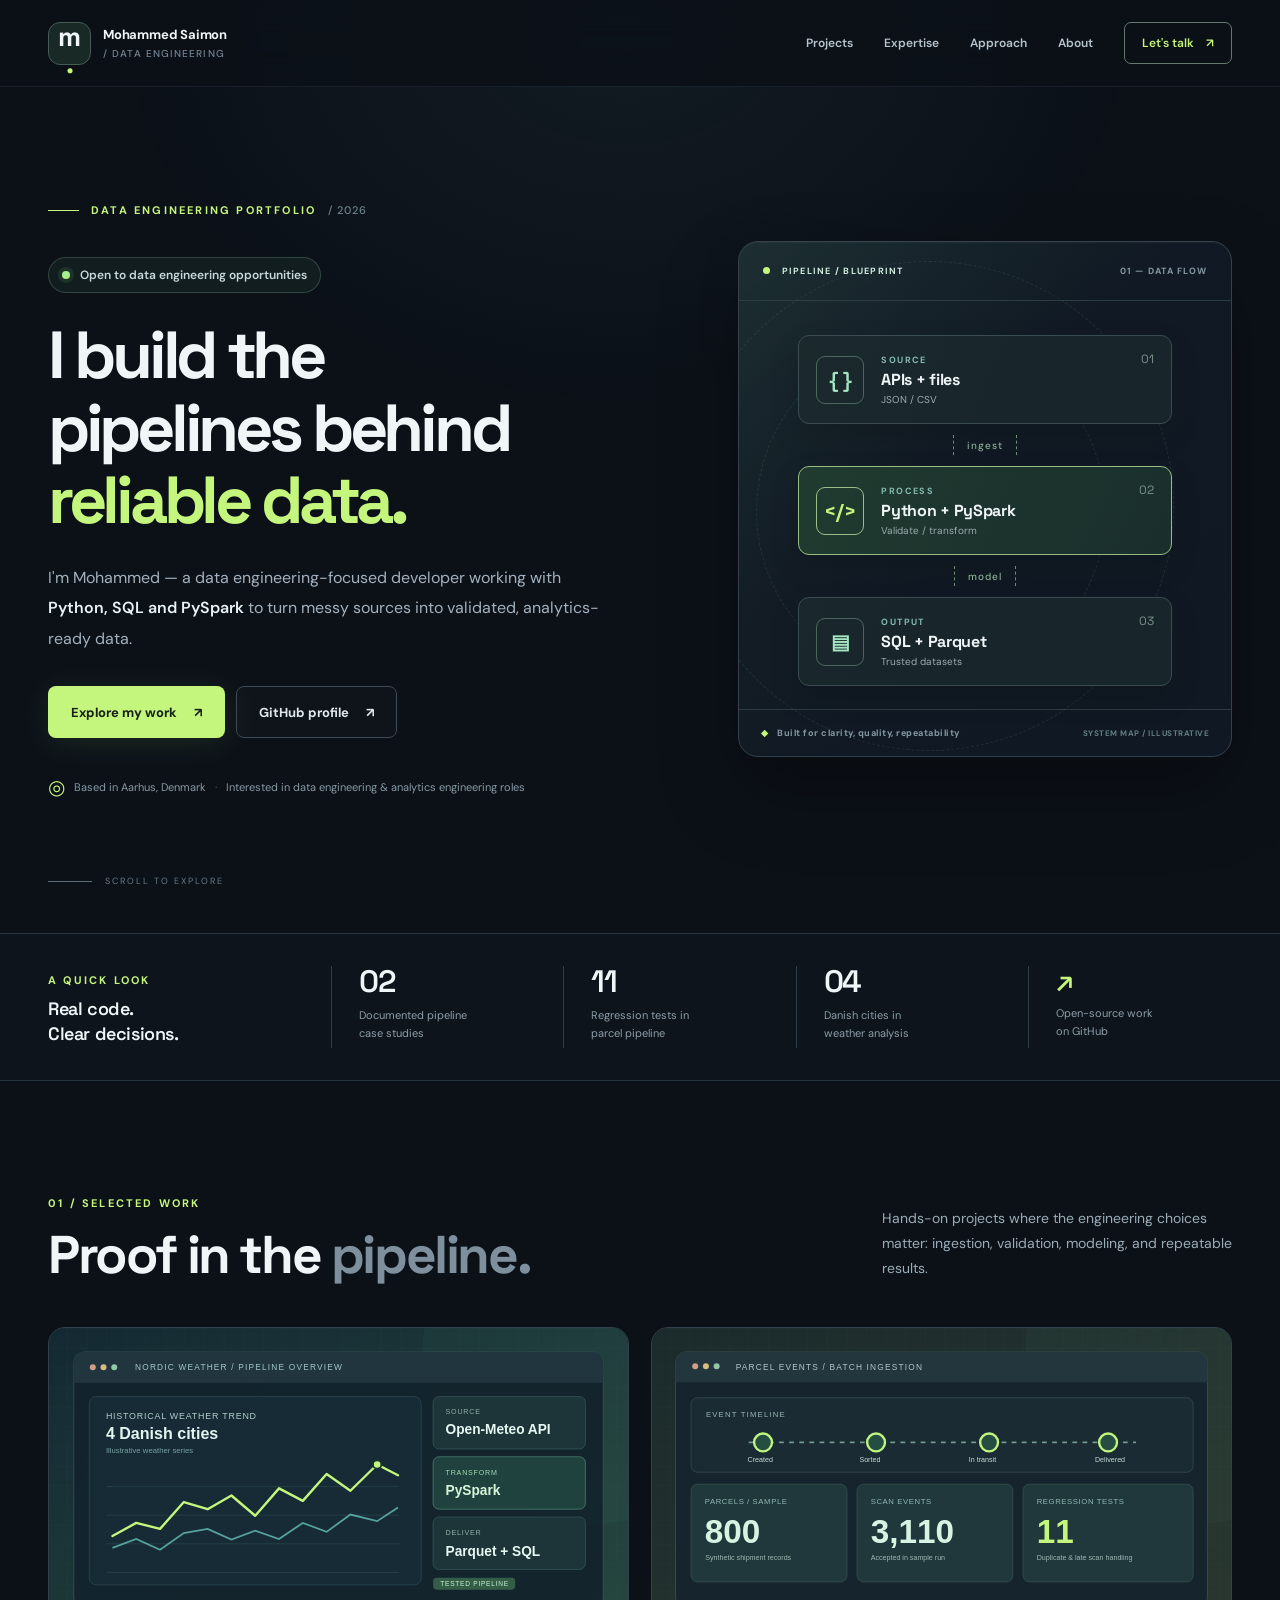
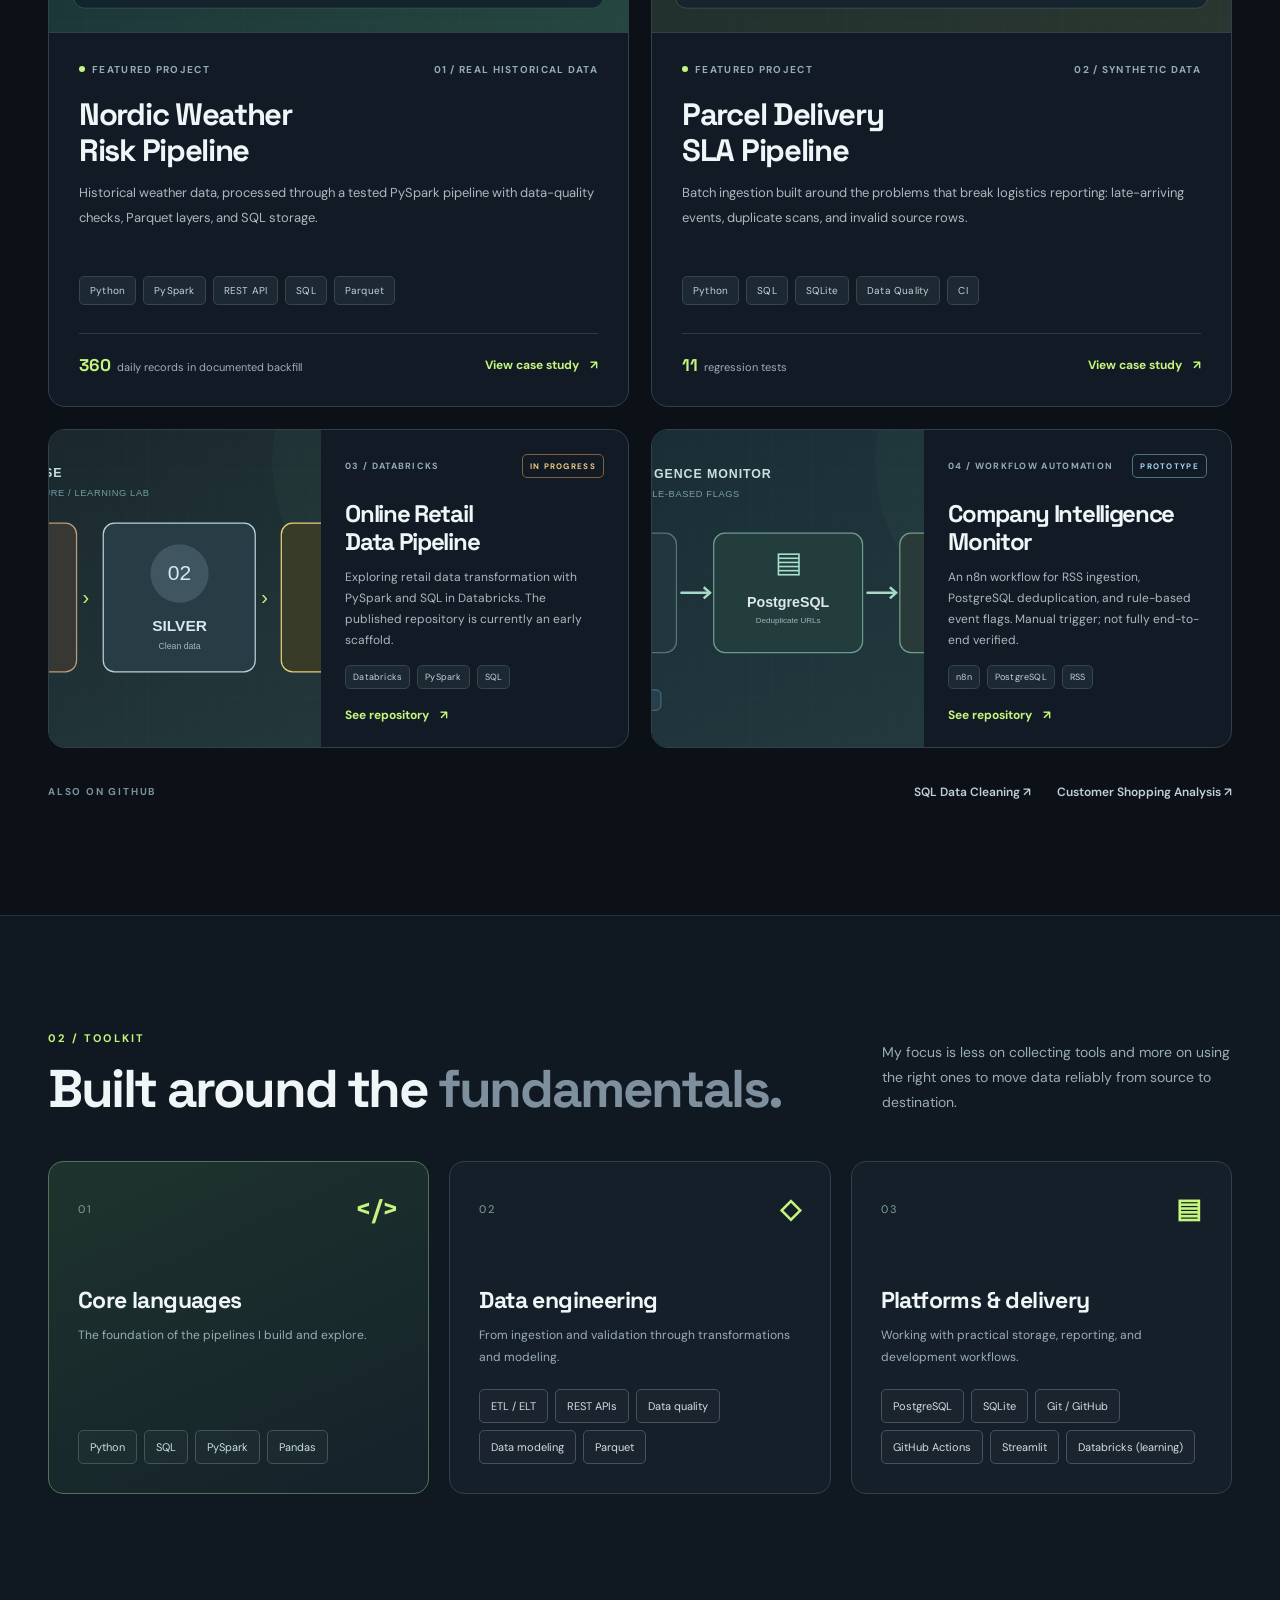
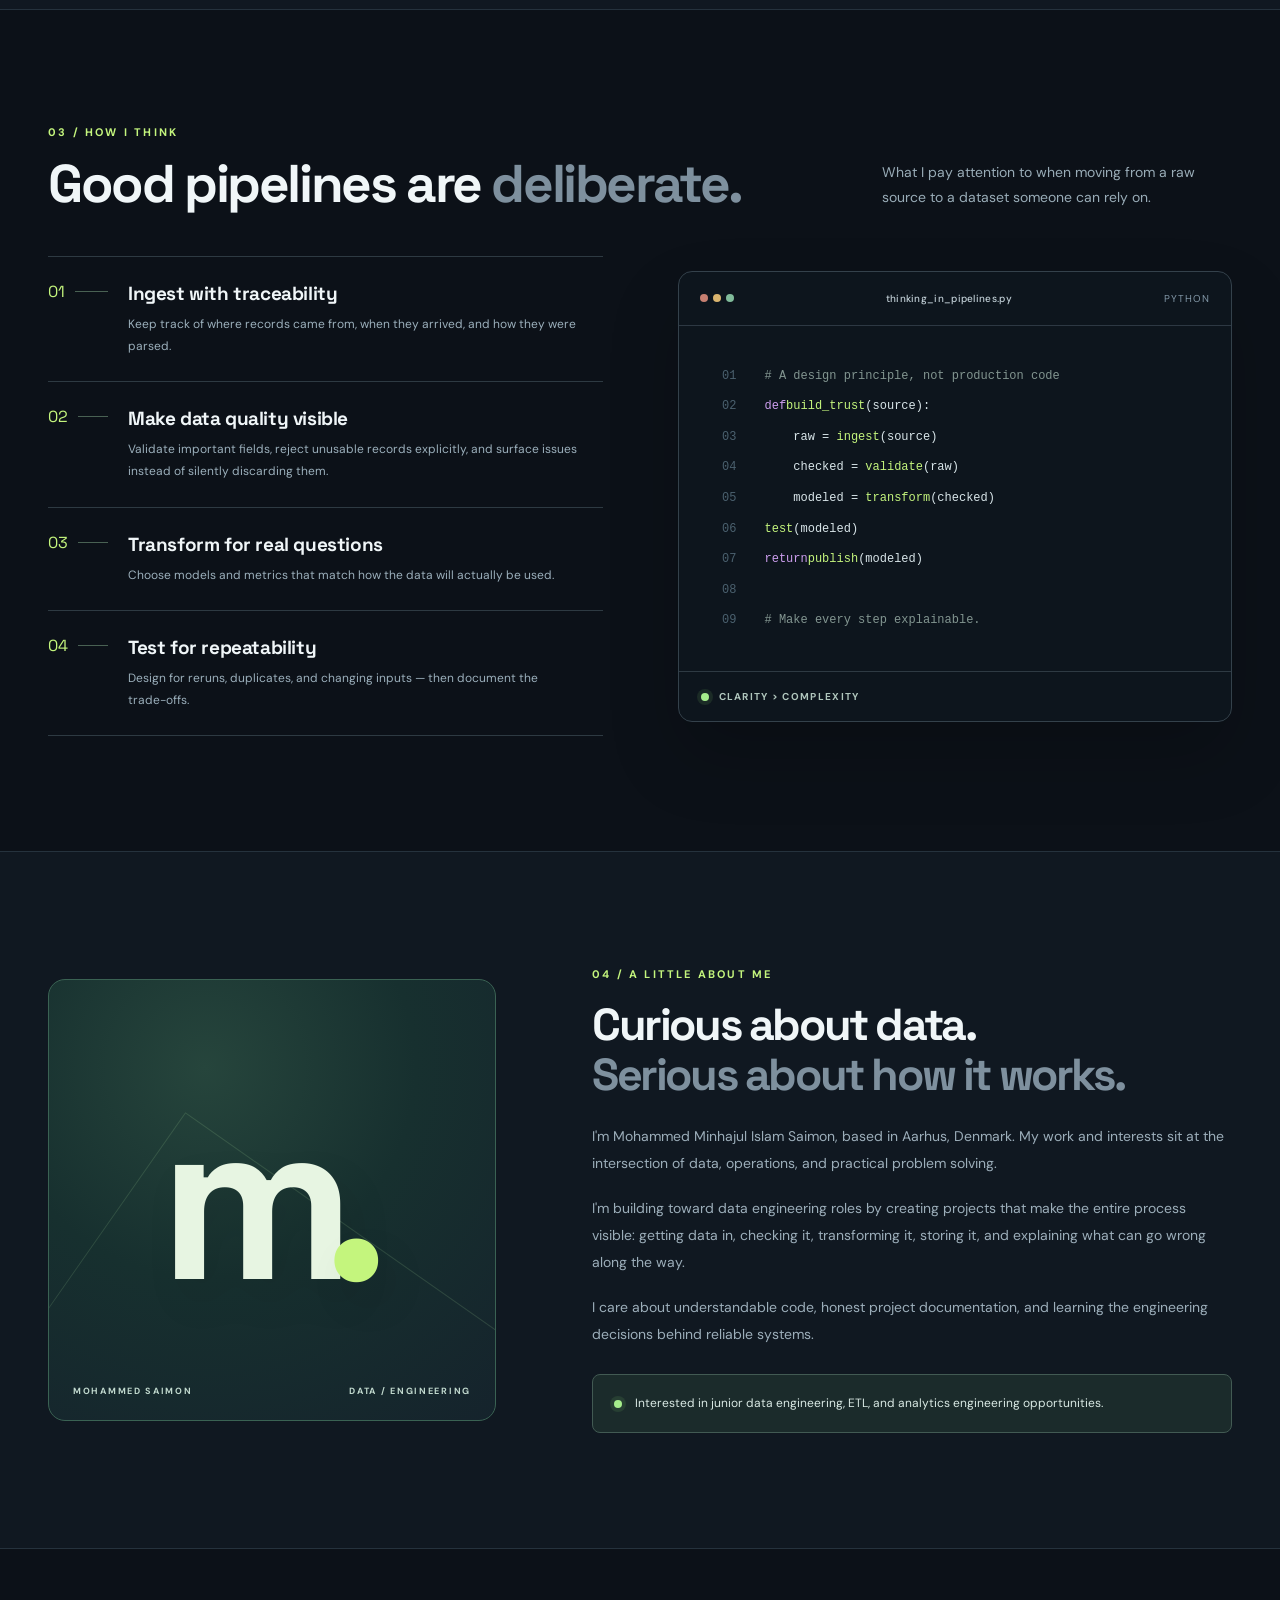
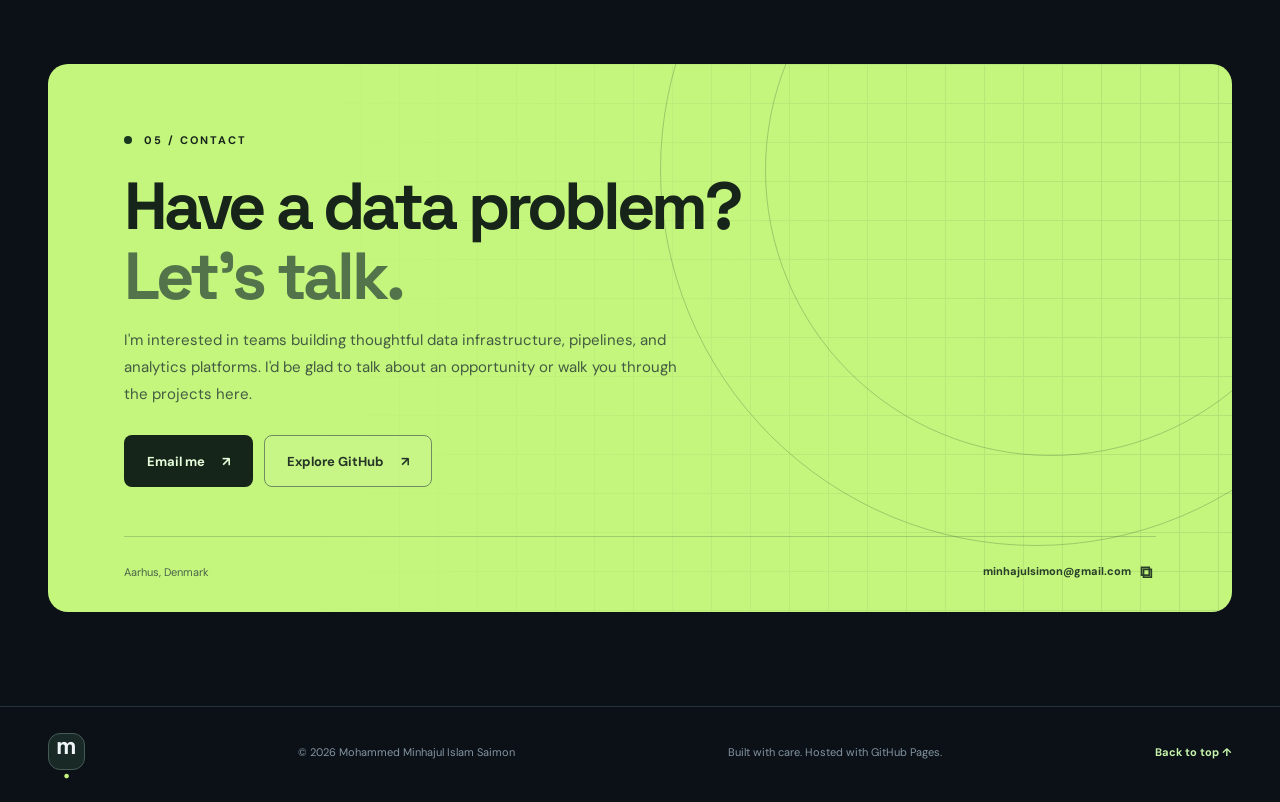
<file: index.html>
<!doctype html>
<html lang="en">
<head>
  <meta charset="UTF-8">
  <meta name="viewport" content="width=device-width, initial-scale=1">
  <meta name="theme-color" content="#0c1118">
  <meta name="description" content="Mohammed Minhajul Islam Saimon — data engineering portfolio. Python, SQL, PySpark, ETL/ELT, data quality, and tested data pipelines. Explore practical projects and architecture decisions.">
  <meta property="og:type" content="website">
  <meta property="og:title" content="Mohammed Saimon | Data Engineer">
  <meta property="og:description" content="From raw data to reliable pipelines. Explore hands-on Python, SQL, and PySpark engineering projects.">
  <meta property="og:url" content="https://minhajulsimon-beep.github.io/">
  <meta property="og:image" content="https://minhajulsimon-beep.github.io/assets/og-preview.png">
  <meta name="twitter:card" content="summary_large_image">
  <link rel="canonical" href="https://minhajulsimon-beep.github.io/">
  <link rel="icon" href="assets/favicon.svg" type="image/svg+xml">
  <link rel="preconnect" href="https://fonts.googleapis.com">
  <link rel="preconnect" href="https://fonts.gstatic.com" crossorigin>
  <link href="https://fonts.googleapis.com/css2?family=DM+Sans:wght@400;500;600;700&family=Space+Grotesk:wght@400;500;600;700&display=swap" rel="stylesheet">
  <link rel="stylesheet" href="styles.css">
  <title>Mohammed Saimon — Data Engineer | Portfolio</title>
  <script type="application/ld+json">{"@context":"https://schema.org","@type":"Person","name":"Mohammed Minhajul Islam Saimon","alternateName":"Mohammed Saimon","url":"https://minhajulsimon-beep.github.io/","jobTitle":"Data Engineer","description":"Data engineering portfolio focused on Python, SQL, PySpark, and building reliable data pipelines.","sameAs":["https://github.com/minhajulsimon-beep"],"knowsAbout":["Python","SQL","PySpark","ETL","ELT","Data Quality","Data Modeling","Databricks"]}</script>
  <script defer src="script.js"></script>
</head>
<body>
  <a class="skip-link" href="#main">Skip to content</a>
  <div class="page-glow" aria-hidden="true"></div>
  <header class="site-header" id="top">
    <div class="container nav-inner">
      <a class="brand" href="#top" aria-label="Mohammed Saimon, home">
        <span class="brand-mark">m<span>.</span></span>
        <span class="brand-label">Mohammed Saimon<span class="brand-sub">/ data engineering</span></span>
      </a>
      <button class="menu-toggle" type="button" aria-expanded="false" aria-controls="nav-links" aria-label="Open navigation">
        <span></span><span></span><span></span>
      </button>
      <nav class="nav-links" id="nav-links" aria-label="Main navigation">
        <a href="#work">Projects</a>
        <a href="#expertise">Expertise</a>
        <a href="#approach">Approach</a>
        <a href="#about">About</a>
        <a class="nav-contact" href="#contact">Let's talk <span aria-hidden="true">↗</span></a>
      </nav>
    </div>
  </header>

  <main id="main">
    <section class="hero container section-anchor" aria-labelledby="hero-heading">
      <div class="hero-copy" data-reveal>
        <div class="eyebrow"><span class="eyebrow-line"></span> DATA ENGINEERING PORTFOLIO <span class="eyebrow-year">/ 2026</span></div>
        <div class="availability"><span class="availability-dot"></span> Open to data engineering opportunities</div>
        <h1 id="hero-heading">I build the<br>pipelines behind<br><em>reliable data.</em></h1>
        <p class="hero-description">I'm Mohammed — a data engineering-focused developer working with <strong>Python, SQL and PySpark</strong> to turn messy sources into validated, analytics-ready data.</p>
        <div class="hero-buttons">
          <a class="button button-primary" href="#work">Explore my work <span aria-hidden="true">↗</span></a>
          <a class="button button-secondary" href="https://github.com/minhajulsimon-beep" target="_blank" rel="noopener noreferrer">GitHub profile <span aria-hidden="true">↗</span></a>
        </div>
        <div class="hero-location"><span class="location-icon" aria-hidden="true">◎</span> Based in Aarhus, Denmark <span class="bullet">·</span> Interested in data engineering & analytics engineering roles</div>
      </div>
      <div class="hero-visual" data-reveal>
        <div class="visual-topline"><span><span class="terminal-dot"></span> PIPELINE / BLUEPRINT</span><span>01 — DATA FLOW</span></div>
        <div class="pipeline-visual" role="img" aria-label="Illustrative data pipeline diagram: API and source files flow through Python validation, PySpark transformation, and SQL or Parquet outputs">
          <div class="visual-orbit orbit-one"></div><div class="visual-orbit orbit-two"></div>
          <div class="pipe-row">
            <div class="pipe-icon source-icon">{ }</div>
            <div class="pipe-text"><span class="pipe-label">SOURCE</span><strong>APIs + files</strong><small>JSON / CSV</small></div>
            <span class="pipe-index">01</span>
          </div>
          <div class="pipe-connector"><span></span><b>ingest</b><span></span></div>
          <div class="pipe-row active">
            <div class="pipe-icon process-icon">&lt;/&gt;</div>
            <div class="pipe-text"><span class="pipe-label">PROCESS</span><strong>Python + PySpark</strong><small>Validate / transform</small></div>
            <span class="pipe-index">02</span>
          </div>
          <div class="pipe-connector"><span></span><b>model</b><span></span></div>
          <div class="pipe-row">
            <div class="pipe-icon store-icon">▤</div>
            <div class="pipe-text"><span class="pipe-label">OUTPUT</span><strong>SQL + Parquet</strong><small>Trusted datasets</small></div>
            <span class="pipe-index">03</span>
          </div>
        </div>
        <div class="visual-bottom"><span><span class="code-square">◆</span> Built for clarity, quality, repeatability</span><span class="visual-bottom-id">SYSTEM MAP / ILLUSTRATIVE</span></div>
      </div>
      <div class="scroll-hint"><span class="scroll-line"></span> SCROLL TO EXPLORE</div>
    </section>

    <section class="proof section-boundary" aria-label="Project highlights">
      <div class="container proof-grid">
        <div class="proof-label"><span class="section-kicker">A QUICK LOOK</span><strong>Real code.<br>Clear decisions.</strong></div>
        <div class="proof-item"><strong>02</strong><span>Documented pipeline<br>case studies</span></div>
        <div class="proof-item"><strong>11</strong><span>Regression tests in<br>parcel pipeline</span></div>
        <div class="proof-item"><strong>04</strong><span>Danish cities in<br>weather analysis</span></div>
        <div class="proof-item proof-last"><span class="proof-icon">↗</span><span>Open-source work<br>on GitHub</span></div>
      </div>
    </section>

    <section class="section container projects-section section-anchor" id="work" aria-labelledby="work-heading">
      <div class="section-heading" data-reveal>
        <div><div class="section-kicker">01 / SELECTED WORK</div><h2 id="work-heading">Proof in the <span class="text-muted">pipeline.</span></h2></div>
        <p>Hands-on projects where the engineering choices matter: ingestion, validation, modeling, and repeatable results.</p>
      </div>
      <div class="projects-grid">
        <article class="project-card project-featured" data-reveal>
          <a href="projects/weather.html" class="project-art project-art-weather" aria-label="Read Nordic Weather Pipeline case study"><img src="assets/weather-art.svg" alt="Stylized weather data chart with four city datasets and connected pipeline stages" loading="lazy"></a>
          <div class="project-content">
            <div class="project-meta"><span><i class="project-meta-dot"></i> FEATURED PROJECT</span><span>01 / REAL HISTORICAL DATA</span></div>
            <h3>Nordic Weather<br>Risk Pipeline</h3>
            <p>Historical weather data, processed through a tested PySpark pipeline with data-quality checks, Parquet layers, and SQL storage.</p>
            <div class="tag-list"><span>Python</span><span>PySpark</span><span>REST API</span><span>SQL</span><span>Parquet</span></div>
            <div class="project-foot"><span class="project-fact"><b>360</b> daily records in documented backfill</span><a href="projects/weather.html" class="text-link">View case study <span aria-hidden="true">↗</span></a></div>
          </div>
        </article>
        <article class="project-card project-featured" data-reveal>
          <a href="projects/parcel.html" class="project-art project-art-parcel" aria-label="Read Parcel Delivery Pipeline case study"><img src="assets/parcel-art.svg" alt="Stylized parcel event timeline and dashboard metrics" loading="lazy"></a>
          <div class="project-content">
            <div class="project-meta"><span><i class="project-meta-dot"></i> FEATURED PROJECT</span><span>02 / SYNTHETIC DATA</span></div>
            <h3>Parcel Delivery<br>SLA Pipeline</h3>
            <p>Batch ingestion built around the problems that break logistics reporting: late-arriving events, duplicate scans, and invalid source rows.</p>
            <div class="tag-list"><span>Python</span><span>SQL</span><span>SQLite</span><span>Data Quality</span><span>CI</span></div>
            <div class="project-foot"><span class="project-fact"><b>11</b> regression tests</span><a href="projects/parcel.html" class="text-link">View case study <span aria-hidden="true">↗</span></a></div>
          </div>
        </article>
        <article class="project-card project-compact" data-reveal>
          <div class="compact-art"><img src="assets/retail-art.svg" alt="Bronze, Silver, and Gold data layers" loading="lazy"></div>
          <div class="project-content">
            <div class="project-meta"><span>03 / DATABRICKS</span><span class="status status-progress">IN PROGRESS</span></div>
            <h3>Online Retail<br>Data Pipeline</h3>
            <p>Exploring retail data transformation with PySpark and SQL in Databricks. The published repository is currently an early scaffold.</p>
            <div class="tag-list"><span>Databricks</span><span>PySpark</span><span>SQL</span></div>
            <a href="https://github.com/minhajulsimon-beep/online-retail-data-pipeline" target="_blank" rel="noopener noreferrer" class="text-link">See repository <span aria-hidden="true">↗</span></a>
          </div>
        </article>
        <article class="project-card project-compact" data-reveal>
          <div class="compact-art"><img src="assets/news-art.svg" alt="Company news workflow from RSS feed to database and classification" loading="lazy"></div>
          <div class="project-content">
            <div class="project-meta"><span>04 / WORKFLOW AUTOMATION</span><span class="status status-prototype">PROTOTYPE</span></div>
            <h3>Company Intelligence<br>Monitor</h3>
            <p>An n8n workflow for RSS ingestion, PostgreSQL deduplication, and rule-based event flags. Manual trigger; not fully end-to-end verified.</p>
            <div class="tag-list"><span>n8n</span><span>PostgreSQL</span><span>RSS</span></div>
            <a href="https://github.com/minhajulsimon-beep/n8n-company-intelligence-monitor" target="_blank" rel="noopener noreferrer" class="text-link">See repository <span aria-hidden="true">↗</span></a>
          </div>
        </article>
      </div>
      <div class="more-work" data-reveal><span>ALSO ON GITHUB</span><div><a href="https://github.com/minhajulsimon-beep/sql-layoffs-data-cleaning" target="_blank" rel="noopener noreferrer">SQL Data Cleaning <span aria-hidden="true">↗</span></a><a href="https://github.com/minhajulsimon-beep/customer-shopping-behavior-analysis" target="_blank" rel="noopener noreferrer">Customer Shopping Analysis <span aria-hidden="true">↗</span></a></div></div>
    </section>

    <section class="section expertise-section section-anchor" id="expertise" aria-labelledby="expertise-heading">
      <div class="container">
        <div class="section-heading" data-reveal><div><div class="section-kicker">02 / TOOLKIT</div><h2 id="expertise-heading">Built around the <span class="text-muted">fundamentals.</span></h2></div><p>My focus is less on collecting tools and more on using the right ones to move data reliably from source to destination.</p></div>
        <div class="expertise-grid">
          <div class="expertise-card expertise-core" data-reveal><div class="expertise-card-top"><span class="expertise-number">01</span><span class="exp-symbol">&lt;/&gt;</span></div><h3>Core languages</h3><p>The foundation of the pipelines I build and explore.</p><div class="skill-pills"><span>Python</span><span>SQL</span><span>PySpark</span><span>Pandas</span></div></div>
          <div class="expertise-card" data-reveal><div class="expertise-card-top"><span class="expertise-number">02</span><span class="exp-symbol">◇</span></div><h3>Data engineering</h3><p>From ingestion and validation through transformations and modeling.</p><div class="skill-pills"><span>ETL / ELT</span><span>REST APIs</span><span>Data quality</span><span>Data modeling</span><span>Parquet</span></div></div>
          <div class="expertise-card" data-reveal><div class="expertise-card-top"><span class="expertise-number">03</span><span class="exp-symbol">▤</span></div><h3>Platforms &amp; delivery</h3><p>Working with practical storage, reporting, and development workflows.</p><div class="skill-pills"><span>PostgreSQL</span><span>SQLite</span><span>Git / GitHub</span><span>GitHub Actions</span><span>Streamlit</span><span>Databricks (learning)</span></div></div>
        </div>
      </div>
    </section>

    <section class="section container approach-section section-anchor" id="approach" aria-labelledby="approach-heading">
      <div class="section-heading" data-reveal><div><div class="section-kicker">03 / HOW I THINK</div><h2 id="approach-heading">Good pipelines are <span class="text-muted">deliberate.</span></h2></div><p>What I pay attention to when moving from a raw source to a dataset someone can rely on.</p></div>
      <div class="approach-layout">
        <div class="approach-steps">
          <div class="approach-step" data-reveal><span>01 <i></i></span><div><h3>Ingest with traceability</h3><p>Keep track of where records came from, when they arrived, and how they were parsed.</p></div></div>
          <div class="approach-step" data-reveal><span>02 <i></i></span><div><h3>Make data quality visible</h3><p>Validate important fields, reject unusable records explicitly, and surface issues instead of silently discarding them.</p></div></div>
          <div class="approach-step" data-reveal><span>03 <i></i></span><div><h3>Transform for real questions</h3><p>Choose models and metrics that match how the data will actually be used.</p></div></div>
          <div class="approach-step" data-reveal><span>04 <i></i></span><div><h3>Test for repeatability</h3><p>Design for reruns, duplicates, and changing inputs — then document the trade-offs.</p></div></div>
        </div>
        <div class="approach-code" data-reveal>
          <div class="code-head"><span><i></i><i></i><i></i></span><strong>thinking_in_pipelines.py</strong><span>PYTHON</span></div>
          <div class="code-body"><div><span class="ln">01</span><span class="comment"># A design principle, not production code</span></div><div><span class="ln">02</span><span class="keyword">def</span> <span class="fn">build_trust</span>(source):</div><div><span class="ln">03</span>    raw = <span class="fn">ingest</span>(source)</div><div><span class="ln">04</span>    checked = <span class="fn">validate</span>(raw)</div><div><span class="ln">05</span>    modeled = <span class="fn">transform</span>(checked)</div><div><span class="ln">06</span>    <span class="fn">test</span>(modeled)</div><div><span class="ln">07</span>    <span class="keyword">return</span> <span class="fn">publish</span>(modeled)</div><div><span class="ln">08</span></div><div><span class="ln">09</span><span class="comment"># Make every step explainable.</span></div></div>
          <div class="code-footer"><span class="green-dot"></span> CLARITY &gt; COMPLEXITY</div>
        </div>
      </div>
    </section>

    <section class="section about-section section-anchor" id="about" aria-labelledby="about-heading">
      <div class="container about-layout">
        <div class="about-visual" data-reveal><div class="about-letter">m<span>.</span></div><div class="about-visual-foot"><span>MOHAMMED SAIMON</span><span>DATA / ENGINEERING</span></div><div class="about-diagonal" aria-hidden="true"></div></div>
        <div class="about-copy" data-reveal><div class="section-kicker">04 / A LITTLE ABOUT ME</div><h2 id="about-heading">Curious about data.<br><span class="text-muted">Serious about how it works.</span></h2><p>I'm Mohammed Minhajul Islam Saimon, based in Aarhus, Denmark. My work and interests sit at the intersection of data, operations, and practical problem solving.</p><p>I'm building toward data engineering roles by creating projects that make the entire process visible: getting data in, checking it, transforming it, storing it, and explaining what can go wrong along the way.</p><p>I care about understandable code, honest project documentation, and learning the engineering decisions behind reliable systems.</p><div class="about-callout"><span class="availability-dot"></span> Interested in junior data engineering, ETL, and analytics engineering opportunities.</div></div>
      </div>
    </section>

    <section class="contact-section section-anchor" id="contact" aria-labelledby="contact-heading">
      <div class="container contact-panel" data-reveal>
        <div class="contact-bg-grid" aria-hidden="true"></div>
        <div class="contact-eyebrow"><span class="green-dot"></span> 05 / CONTACT</div>
        <h2 id="contact-heading">Have a data problem?<br><em>Let's talk.</em></h2>
        <p>I'm interested in teams building thoughtful data infrastructure, pipelines, and analytics platforms. I'd be glad to talk about an opportunity or walk you through the projects here.</p>
        <div class="contact-actions"><a class="button button-dark" href="mailto:minhajulsimon@gmail.com?subject=Data%20Engineering%20Opportunity">Email me <span aria-hidden="true">↗</span></a><a class="button button-outline-dark" href="https://github.com/minhajulsimon-beep" target="_blank" rel="noopener noreferrer">Explore GitHub <span aria-hidden="true">↗</span></a></div>
        <div class="contact-bottom"><span>Aarhus, Denmark</span><button class="email-copy" type="button" data-copy-email="minhajulsimon@gmail.com" aria-label="Copy email address">minhajulsimon@gmail.com <span aria-hidden="true">⧉</span></button></div>
      </div>
    </section>
  </main>
  <footer class="site-footer"><div class="container footer-inner"><a href="#top" class="footer-brand">m<span>.</span></a><span>© <span id="year">2026</span> Mohammed Minhajul Islam Saimon</span><span>Built with care. Hosted with GitHub Pages.</span><a href="#top" class="back-top">Back to top ↑</a></div></footer>
  <div class="toast" role="status" aria-live="polite" id="toast">Email copied to clipboard</div>
</body>
</html>
</file>
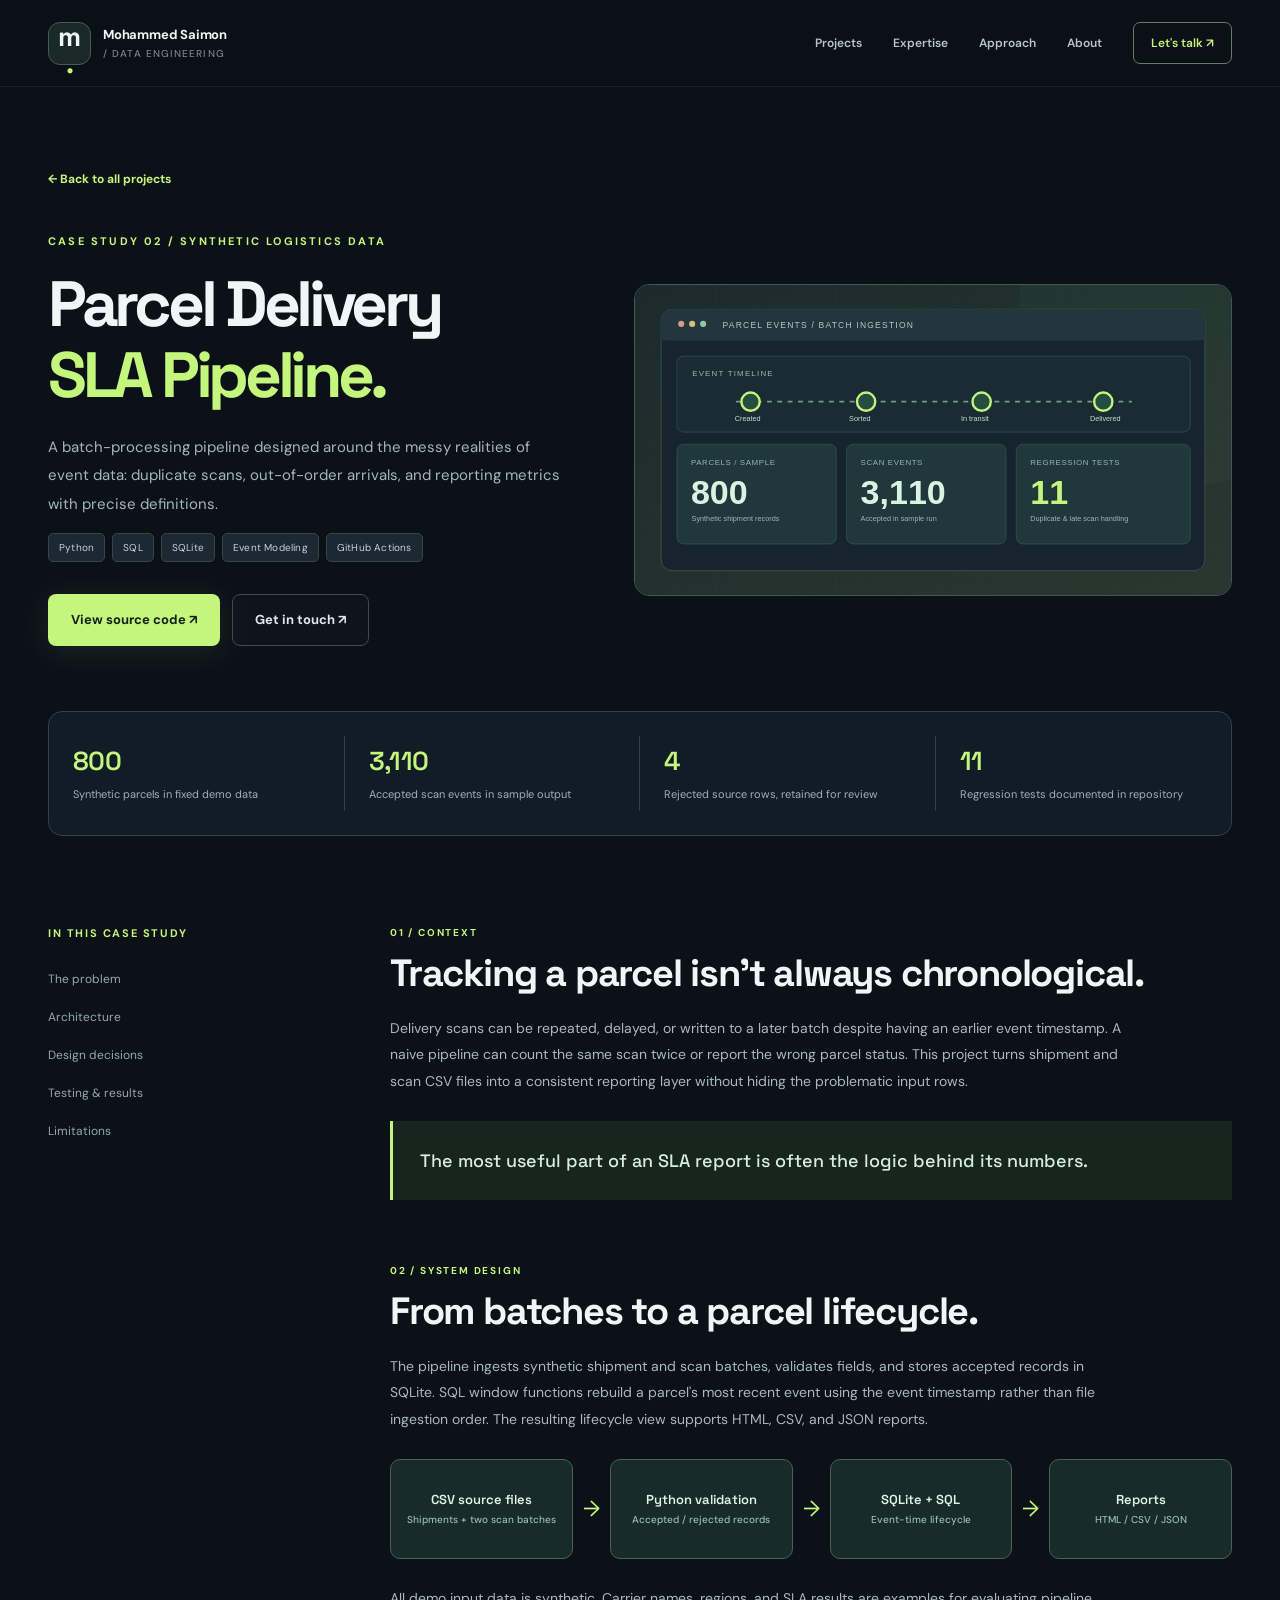
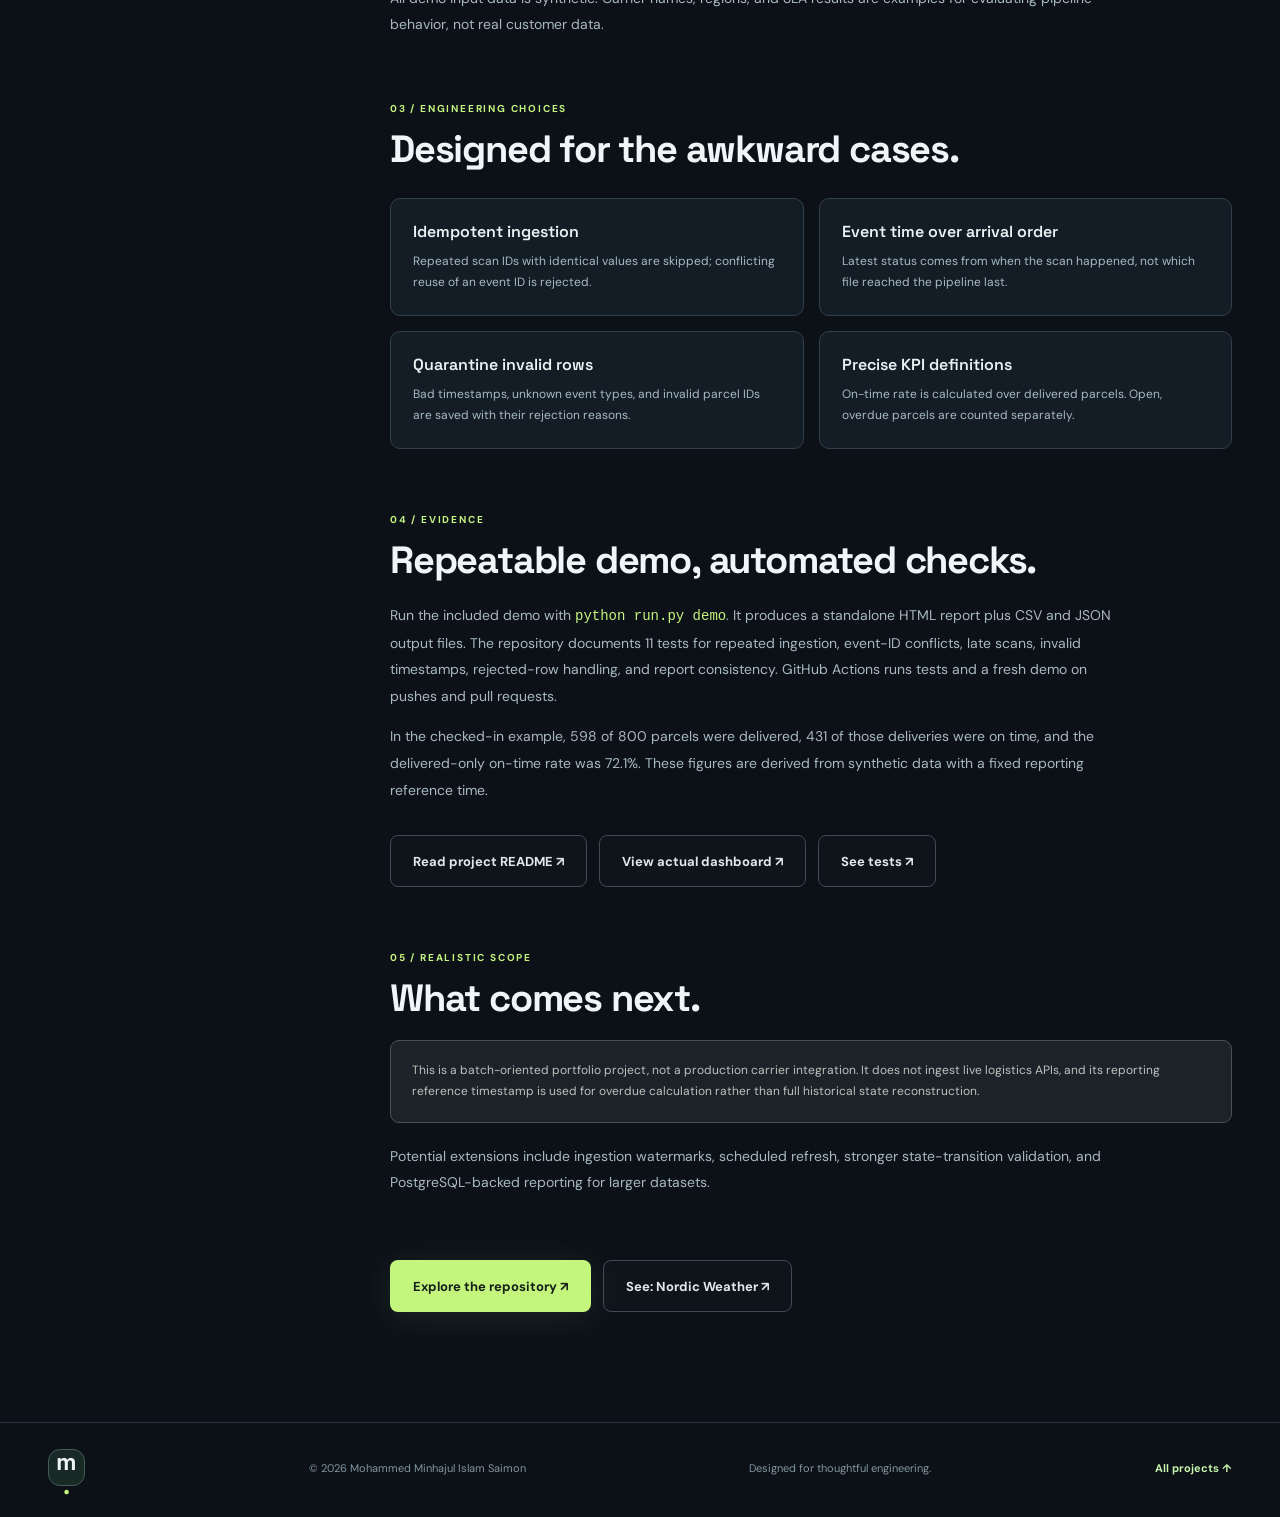
<file: projects/parcel.html>
<!doctype html>
<html lang="en">
<head>
  <meta charset="UTF-8"><meta name="viewport" content="width=device-width, initial-scale=1"><meta name="theme-color" content="#0c1118">
  <meta name="description" content="Parcel Delivery SLA Pipeline case study: Python ingestion, SQLite modeling, late-arriving events, deduplication, quarantined invalid rows, and automated testing.">
  <meta property="og:type" content="article"><meta property="og:title" content="Parcel Delivery SLA Pipeline — Mohammed Saimon"><meta property="og:description" content="A tested pipeline for synthetic parcel events, built to handle duplicates, late scans, bad records, and accurate SLA reporting.">
  <link rel="canonical" href="https://minhajulsimon-beep.github.io/projects/parcel.html"><link rel="icon" href="../assets/favicon.svg" type="image/svg+xml">
  <link rel="preconnect" href="https://fonts.googleapis.com"><link rel="preconnect" href="https://fonts.gstatic.com" crossorigin><link href="https://fonts.googleapis.com/css2?family=DM+Sans:wght@400;500;600;700&family=Space+Grotesk:wght@400;500;600;700&display=swap" rel="stylesheet">
  <link rel="stylesheet" href="../styles.css"><script defer src="../script.js"></script>
  <title>Parcel Delivery SLA Pipeline | Mohammed Saimon</title>
</head>
<body>
  <a class="skip-link" href="#main">Skip to content</a>
  <header class="site-header"><div class="container nav-inner"><a class="brand" href="../index.html" aria-label="Return to homepage"><span class="brand-mark">m<span>.</span></span><span class="brand-label">Mohammed Saimon<span class="brand-sub">/ data engineering</span></span></a><button class="menu-toggle" type="button" aria-expanded="false" aria-controls="nav-links" aria-label="Open navigation"><span></span><span></span><span></span></button><nav class="nav-links" id="nav-links" aria-label="Main navigation"><a href="../index.html#work">Projects</a><a href="../index.html#expertise">Expertise</a><a href="../index.html#approach">Approach</a><a href="../index.html#about">About</a><a class="nav-contact" href="../index.html#contact">Let's talk ↗</a></nav></div></header>
  <main id="main" class="container case-main">
    <a class="case-back" href="../index.html#work">← Back to all projects</a>
    <section class="case-hero" aria-labelledby="case-title"><div><div class="section-kicker">CASE STUDY 02 / SYNTHETIC LOGISTICS DATA</div><h1 id="case-title">Parcel Delivery<br><em style="color:var(--lime);font-style:normal">SLA Pipeline.</em></h1><p>A batch-processing pipeline designed around the messy realities of event data: duplicate scans, out-of-order arrivals, and reporting metrics with precise definitions.</p><div class="tag-list"><span>Python</span><span>SQL</span><span>SQLite</span><span>Event Modeling</span><span>GitHub Actions</span></div><div class="case-cta"><a class="button button-primary" href="https://github.com/minhajulsimon-beep/parcel-delivery-sla-pipeline" target="_blank" rel="noopener noreferrer">View source code ↗</a><a class="button button-secondary" href="../index.html#contact">Get in touch ↗</a></div></div><div class="case-hero-art"><img src="../assets/parcel-art.svg" alt="Illustrated parcel timeline and synthetic example metrics"></div></section>
    <div class="case-stat-bar" aria-label="Synthetic sample run details"><div class="case-stat"><strong>800</strong><span>Synthetic parcels in fixed demo data</span></div><div class="case-stat"><strong>3,110</strong><span>Accepted scan events in sample output</span></div><div class="case-stat"><strong>4</strong><span>Rejected source rows, retained for review</span></div><div class="case-stat"><strong>11</strong><span>Regression tests documented in repository</span></div></div>
    <div class="case-body"><aside class="case-side" aria-label="Case study sections"><strong>IN THIS CASE STUDY</strong><a href="#problem">The problem</a><a href="#architecture">Architecture</a><a href="#decisions">Design decisions</a><a href="#testing">Testing &amp; results</a><a href="#limits">Limitations</a></aside><div>
      <section class="case-block" id="problem"><div class="case-kicker">01 / CONTEXT</div><h2>Tracking a parcel isn't always chronological.</h2><p>Delivery scans can be repeated, delayed, or written to a later batch despite having an earlier event timestamp. A naive pipeline can count the same scan twice or report the wrong parcel status. This project turns shipment and scan CSV files into a consistent reporting layer without hiding the problematic input rows.</p><div class="case-quote">The most useful part of an SLA report is often the logic behind its numbers.</div></section>
      <section class="case-block" id="architecture"><div class="case-kicker">02 / SYSTEM DESIGN</div><h2>From batches to a parcel lifecycle.</h2><p>The pipeline ingests synthetic shipment and scan batches, validates fields, and stores accepted records in SQLite. SQL window functions rebuild a parcel's most recent event using the event timestamp rather than file ingestion order. The resulting lifecycle view supports HTML, CSV, and JSON reports.</p><div class="case-flow"><span>CSV source files<small>Shipments + two scan batches</small></span><i>→</i><span>Python validation<small>Accepted / rejected records</small></span><i>→</i><span>SQLite + SQL<small>Event-time lifecycle</small></span><i>→</i><span>Reports<small>HTML / CSV / JSON</small></span></div><p>All demo input data is synthetic. Carrier names, regions, and SLA results are examples for evaluating pipeline behavior, not real customer data.</p></section>
      <section class="case-block" id="decisions"><div class="case-kicker">03 / ENGINEERING CHOICES</div><h2>Designed for the awkward cases.</h2><ul class="case-list"><li><strong>Idempotent ingestion</strong>Repeated scan IDs with identical values are skipped; conflicting reuse of an event ID is rejected.</li><li><strong>Event time over arrival order</strong>Latest status comes from when the scan happened, not which file reached the pipeline last.</li><li><strong>Quarantine invalid rows</strong>Bad timestamps, unknown event types, and invalid parcel IDs are saved with their rejection reasons.</li><li><strong>Precise KPI definitions</strong>On-time rate is calculated over delivered parcels. Open, overdue parcels are counted separately.</li></ul></section>
      <section class="case-block" id="testing"><div class="case-kicker">04 / EVIDENCE</div><h2>Repeatable demo, automated checks.</h2><p>Run the included demo with <code style="color:var(--lime)">python run.py demo</code>. It produces a standalone HTML report plus CSV and JSON output files. The repository documents 11 tests for repeated ingestion, event-ID conflicts, late scans, invalid timestamps, rejected-row handling, and report consistency. GitHub Actions runs tests and a fresh demo on pushes and pull requests.</p><p>In the checked-in example, 598 of 800 parcels were delivered, 431 of those deliveries were on time, and the delivered-only on-time rate was 72.1%. These figures are derived from synthetic data with a fixed reporting reference time.</p><div class="case-cta"><a class="button button-secondary" href="https://github.com/minhajulsimon-beep/parcel-delivery-sla-pipeline/blob/main/README.md" target="_blank" rel="noopener noreferrer">Read project README ↗</a><a class="button button-secondary" href="https://github.com/minhajulsimon-beep/parcel-delivery-sla-pipeline/blob/main/docs/dashboard-preview.png" target="_blank" rel="noopener noreferrer">View actual dashboard ↗</a><a class="button button-secondary" href="https://github.com/minhajulsimon-beep/parcel-delivery-sla-pipeline/tree/main/tests" target="_blank" rel="noopener noreferrer">See tests ↗</a></div></section>
      <section class="case-block" id="limits"><div class="case-kicker">05 / REALISTIC SCOPE</div><h2>What comes next.</h2><div class="case-disclaimer">This is a batch-oriented portfolio project, not a production carrier integration. It does not ingest live logistics APIs, and its reporting reference timestamp is used for overdue calculation rather than full historical state reconstruction.</div><p>Potential extensions include ingestion watermarks, scheduled refresh, stronger state-transition validation, and PostgreSQL-backed reporting for larger datasets.</p></section>
      <div class="case-cta"><a class="button button-primary" href="https://github.com/minhajulsimon-beep/parcel-delivery-sla-pipeline" target="_blank" rel="noopener noreferrer">Explore the repository ↗</a><a class="button button-secondary" href="weather.html">See: Nordic Weather ↗</a></div>
    </div></div>
  </main>
  <footer class="site-footer"><div class="container footer-inner"><a href="../index.html" class="footer-brand" aria-label="Home">m<span>.</span></a><span>© <span id="year">2026</span> Mohammed Minhajul Islam Saimon</span><span>Designed for thoughtful engineering.</span><a href="../index.html#work" class="back-top">All projects ↑</a></div></footer>
</body>
</html>
</file>
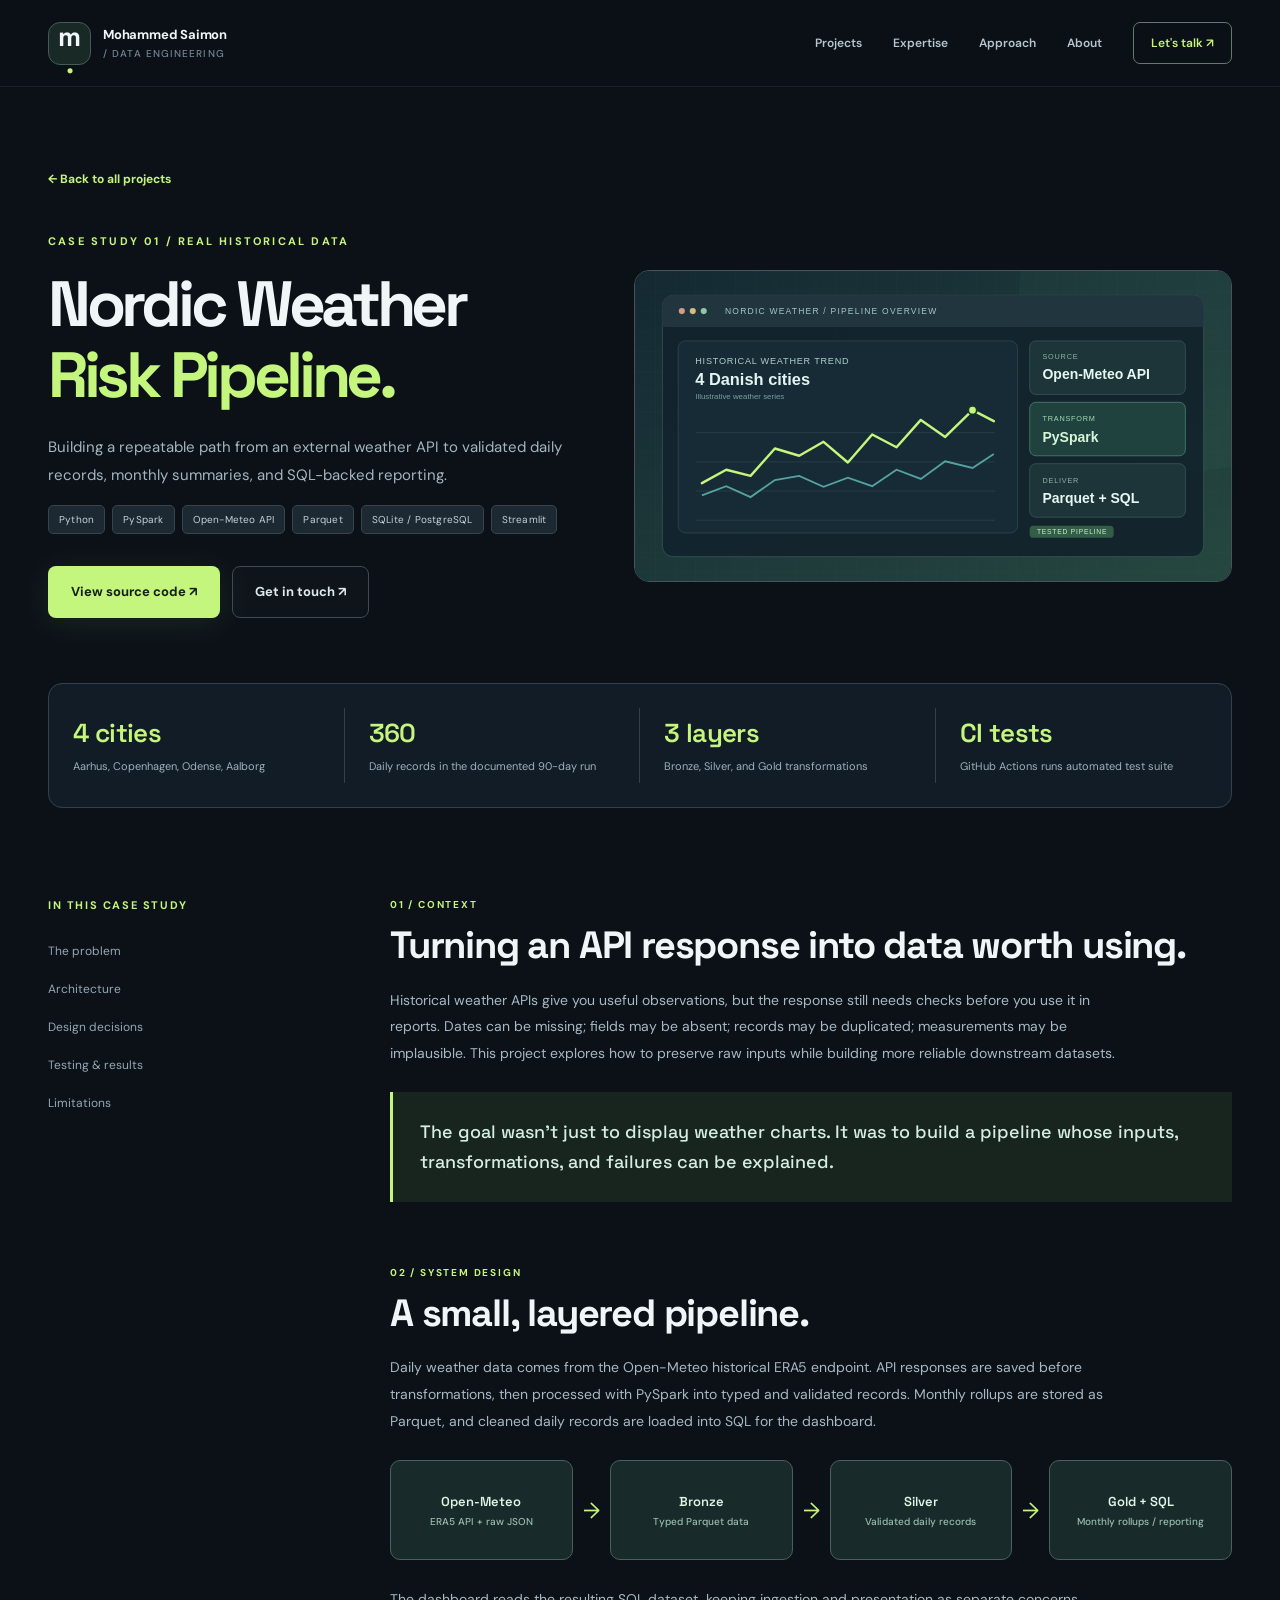
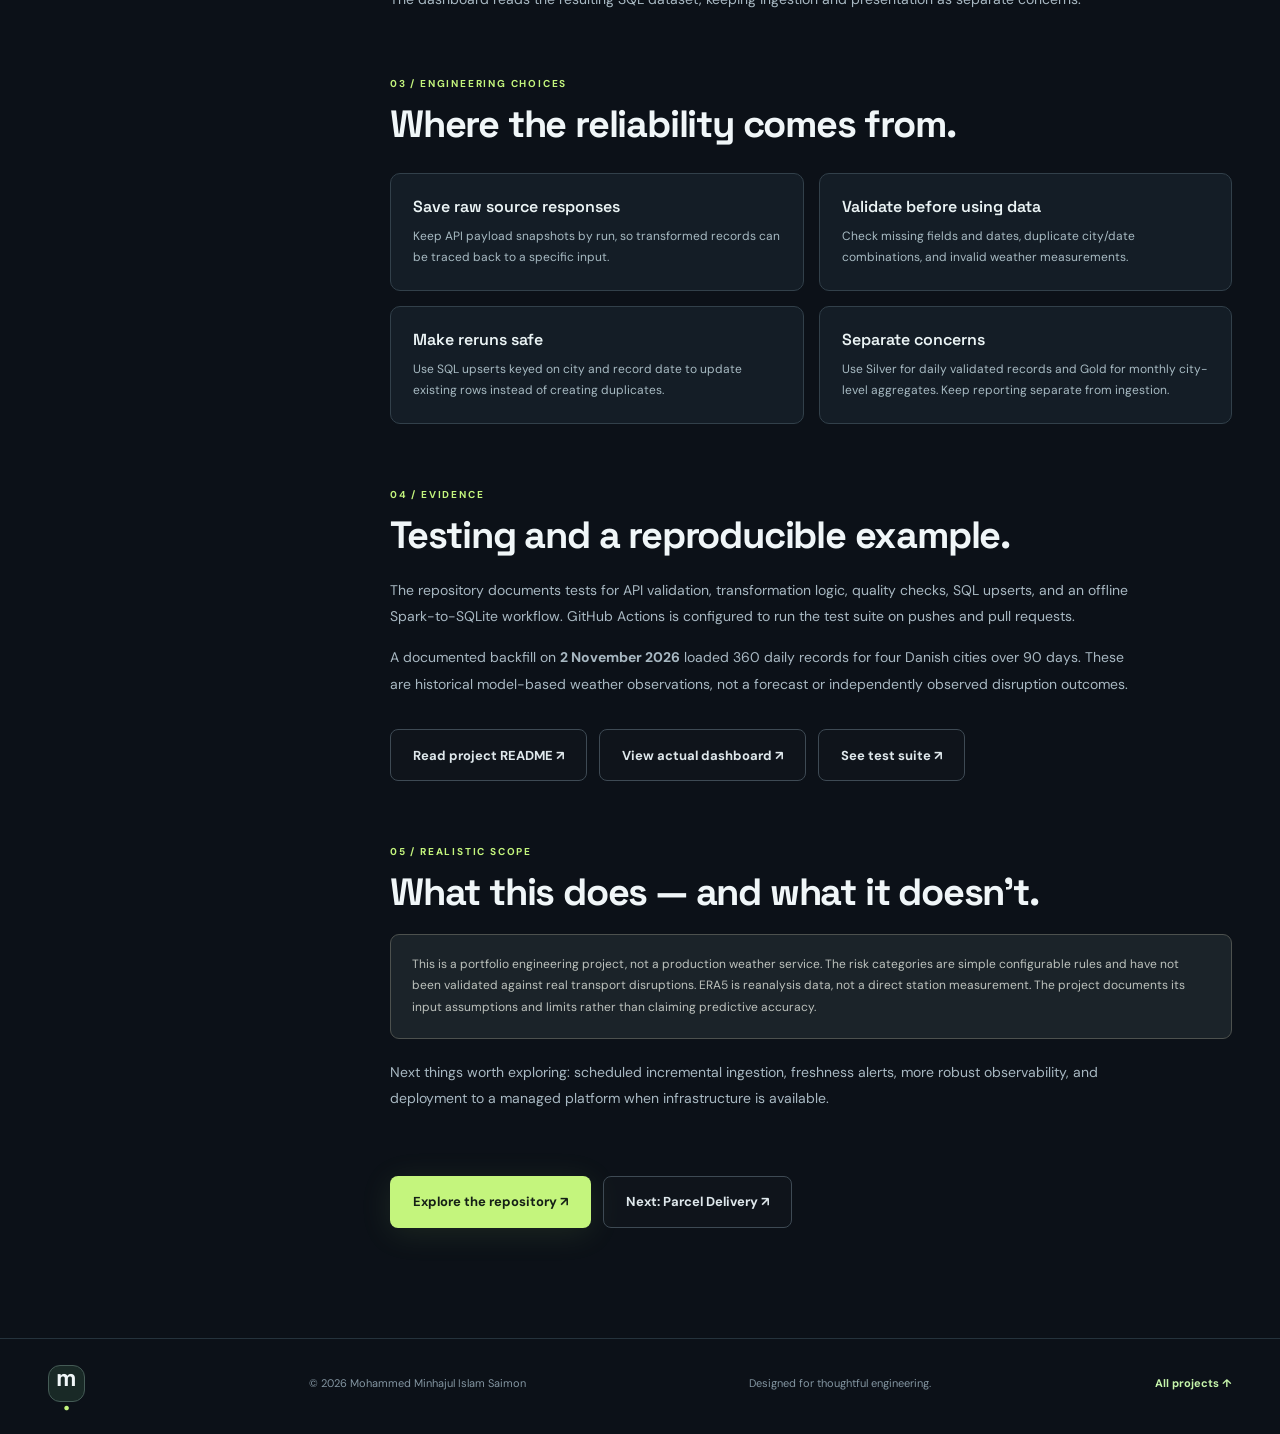
<file: projects/weather.html>
<!doctype html>
<html lang="en">
<head>
  <meta charset="UTF-8"><meta name="viewport" content="width=device-width, initial-scale=1"><meta name="theme-color" content="#0c1118">
  <meta name="description" content="Nordic Weather Risk Pipeline case study: Open-Meteo ERA5 API ingestion, PySpark processing, Parquet layers, SQL upserts, quality checks, and testing.">
  <meta property="og:type" content="article"><meta property="og:title" content="Nordic Weather Risk Pipeline — Mohammed Saimon"><meta property="og:description" content="How a historical weather API becomes validated, analytics-ready datasets with Python, PySpark, Parquet, and SQL.">
  <link rel="canonical" href="https://minhajulsimon-beep.github.io/projects/weather.html"><link rel="icon" href="../assets/favicon.svg" type="image/svg+xml">
  <link rel="preconnect" href="https://fonts.googleapis.com"><link rel="preconnect" href="https://fonts.gstatic.com" crossorigin><link href="https://fonts.googleapis.com/css2?family=DM+Sans:wght@400;500;600;700&family=Space+Grotesk:wght@400;500;600;700&display=swap" rel="stylesheet">
  <link rel="stylesheet" href="../styles.css"><script defer src="../script.js"></script>
  <title>Nordic Weather Risk Pipeline | Mohammed Saimon</title>
</head>
<body>
  <a class="skip-link" href="#main">Skip to content</a>
  <header class="site-header"><div class="container nav-inner"><a class="brand" href="../index.html" aria-label="Return to homepage"><span class="brand-mark">m<span>.</span></span><span class="brand-label">Mohammed Saimon<span class="brand-sub">/ data engineering</span></span></a><button class="menu-toggle" type="button" aria-expanded="false" aria-controls="nav-links" aria-label="Open navigation"><span></span><span></span><span></span></button><nav class="nav-links" id="nav-links" aria-label="Main navigation"><a href="../index.html#work">Projects</a><a href="../index.html#expertise">Expertise</a><a href="../index.html#approach">Approach</a><a href="../index.html#about">About</a><a class="nav-contact" href="../index.html#contact">Let's talk ↗</a></nav></div></header>
  <main id="main" class="container case-main">
    <a class="case-back" href="../index.html#work">← Back to all projects</a>
    <section class="case-hero" aria-labelledby="case-title">
      <div><div class="section-kicker">CASE STUDY 01 / REAL HISTORICAL DATA</div><h1 id="case-title">Nordic Weather<br><em style="color:var(--lime);font-style:normal">Risk Pipeline.</em></h1><p>Building a repeatable path from an external weather API to validated daily records, monthly summaries, and SQL-backed reporting.</p><div class="tag-list"><span>Python</span><span>PySpark</span><span>Open-Meteo API</span><span>Parquet</span><span>SQLite / PostgreSQL</span><span>Streamlit</span></div><div class="case-cta"><a class="button button-primary" href="https://github.com/minhajulsimon-beep/nordic-weather-risk-pipeline" target="_blank" rel="noopener noreferrer">View source code ↗</a><a class="button button-secondary" href="../index.html#contact">Get in touch ↗</a></div></div>
      <div class="case-hero-art"><img src="../assets/weather-art.svg" alt="Illustrated weather trend and data pipeline stages"></div>
    </section>
    <div class="case-stat-bar" aria-label="Documented run details"><div class="case-stat"><strong>4 cities</strong><span>Aarhus, Copenhagen, Odense, Aalborg</span></div><div class="case-stat"><strong>360</strong><span>Daily records in the documented 90-day run</span></div><div class="case-stat"><strong>3 layers</strong><span>Bronze, Silver, and Gold transformations</span></div><div class="case-stat"><strong>CI tests</strong><span>GitHub Actions runs automated test suite</span></div></div>
    <div class="case-body">
      <aside class="case-side" aria-label="Case study sections"><strong>IN THIS CASE STUDY</strong><a href="#problem">The problem</a><a href="#architecture">Architecture</a><a href="#decisions">Design decisions</a><a href="#testing">Testing &amp; results</a><a href="#limits">Limitations</a></aside>
      <div>
        <section class="case-block" id="problem"><div class="case-kicker">01 / CONTEXT</div><h2>Turning an API response into data worth using.</h2><p>Historical weather APIs give you useful observations, but the response still needs checks before you use it in reports. Dates can be missing; fields may be absent; records may be duplicated; measurements may be implausible. This project explores how to preserve raw inputs while building more reliable downstream datasets.</p><div class="case-quote">The goal wasn't just to display weather charts. It was to build a pipeline whose inputs, transformations, and failures can be explained.</div></section>
        <section class="case-block" id="architecture"><div class="case-kicker">02 / SYSTEM DESIGN</div><h2>A small, layered pipeline.</h2><p>Daily weather data comes from the Open-Meteo historical ERA5 endpoint. API responses are saved before transformations, then processed with PySpark into typed and validated records. Monthly rollups are stored as Parquet, and cleaned daily records are loaded into SQL for the dashboard.</p><div class="case-flow"><span>Open-Meteo<small>ERA5 API + raw JSON</small></span><i>→</i><span>Bronze<small>Typed Parquet data</small></span><i>→</i><span>Silver<small>Validated daily records</small></span><i>→</i><span>Gold + SQL<small>Monthly rollups / reporting</small></span></div><p>The dashboard reads the resulting SQL dataset, keeping ingestion and presentation as separate concerns.</p></section>
        <section class="case-block" id="decisions"><div class="case-kicker">03 / ENGINEERING CHOICES</div><h2>Where the reliability comes from.</h2><ul class="case-list"><li><strong>Save raw source responses</strong>Keep API payload snapshots by run, so transformed records can be traced back to a specific input.</li><li><strong>Validate before using data</strong>Check missing fields and dates, duplicate city/date combinations, and invalid weather measurements.</li><li><strong>Make reruns safe</strong>Use SQL upserts keyed on city and record date to update existing rows instead of creating duplicates.</li><li><strong>Separate concerns</strong>Use Silver for daily validated records and Gold for monthly city-level aggregates. Keep reporting separate from ingestion.</li></ul></section>
        <section class="case-block" id="testing"><div class="case-kicker">04 / EVIDENCE</div><h2>Testing and a reproducible example.</h2><p>The repository documents tests for API validation, transformation logic, quality checks, SQL upserts, and an offline Spark-to-SQLite workflow. GitHub Actions is configured to run the test suite on pushes and pull requests.</p><p>A documented backfill on <strong>2 November 2026</strong> loaded 360 daily records for four Danish cities over 90 days. These are historical model-based weather observations, not a forecast or independently observed disruption outcomes.</p><div class="case-cta"><a class="button button-secondary" href="https://github.com/minhajulsimon-beep/nordic-weather-risk-pipeline/blob/main/README.md" target="_blank" rel="noopener noreferrer">Read project README ↗</a><a class="button button-secondary" href="https://github.com/minhajulsimon-beep/nordic-weather-risk-pipeline/blob/main/assets/dashboard-real-data.png" target="_blank" rel="noopener noreferrer">View actual dashboard ↗</a><a class="button button-secondary" href="https://github.com/minhajulsimon-beep/nordic-weather-risk-pipeline/tree/main/tests" target="_blank" rel="noopener noreferrer">See test suite ↗</a></div></section>
        <section class="case-block" id="limits"><div class="case-kicker">05 / REALISTIC SCOPE</div><h2>What this does — and what it doesn't.</h2><div class="case-disclaimer">This is a portfolio engineering project, not a production weather service. The risk categories are simple configurable rules and have not been validated against real transport disruptions. ERA5 is reanalysis data, not a direct station measurement. The project documents its input assumptions and limits rather than claiming predictive accuracy.</div><p>Next things worth exploring: scheduled incremental ingestion, freshness alerts, more robust observability, and deployment to a managed platform when infrastructure is available.</p></section>
        <div class="case-cta"><a class="button button-primary" href="https://github.com/minhajulsimon-beep/nordic-weather-risk-pipeline" target="_blank" rel="noopener noreferrer">Explore the repository ↗</a><a class="button button-secondary" href="parcel.html">Next: Parcel Delivery ↗</a></div>
      </div>
    </div>
  </main>
  <footer class="site-footer"><div class="container footer-inner"><a href="../index.html" class="footer-brand" aria-label="Home">m<span>.</span></a><span>© <span id="year">2026</span> Mohammed Minhajul Islam Saimon</span><span>Designed for thoughtful engineering.</span><a href="../index.html#work" class="back-top">All projects ↑</a></div></footer>
</body>
</html>
</file>
<file: styles.css>
:root {
  --bg: #0c1118; --panel: #121a24; --panel-deep: #0f171f; --line: #26323d;
  --text: #f0f6f8; --muted: #a3b1be; --soft: #738594; --lime: #c4f57d; --teal: #7ce0c5;
  --heading-font: 'Space Grotesk', 'Arial', sans-serif; --body-font: 'DM Sans', 'Arial', sans-serif;
  --container: 1220px; --radius: 19px;
}
* { box-sizing: border-box; }
html { scroll-behavior: smooth; }
body { margin: 0; color: var(--text); background: var(--bg); font-family: var(--body-font); -webkit-font-smoothing: antialiased; overflow-x: hidden; }
body::before { content:""; position: fixed; inset: 0; pointer-events:none; z-index: -1; opacity: .14; background-image: radial-gradient(#627482 0.55px,transparent 0.55px); background-size: 6px 6px; mask-image:linear-gradient(90deg,transparent,black 55%,transparent); }
::selection { background: var(--lime); color: #102019; }
a { color: inherit; text-decoration: none; }
button { font: inherit; }
a:focus-visible, button:focus-visible { outline: 2px solid var(--lime); outline-offset: 4px; }
img { display: block; max-width: 100%; }
h1,h2,h3,p { margin-top: 0; }
.container { width: min(calc(100% - 96px),var(--container)); margin-inline: auto; }
.skip-link { position:fixed; left:18px; top:-80px; z-index:999; padding:12px 16px; color:#0c1118; background:var(--lime); border-radius:8px; }
.skip-link:focus { top:18px; }
.section-anchor { scroll-margin-top: 108px; }
.page-glow { position:absolute; top:-360px; left:8%; width:min(1050px, 92vw); height:780px; z-index:-1; pointer-events:none; background:radial-gradient(ellipse,rgba(64,106,118,.12),transparent 68%); }
.site-header { position: sticky; top:0; z-index:100; border-bottom:1px solid rgba(88,108,126,.18); background:rgba(12,17,24,.85); backdrop-filter: blur(18px); -webkit-backdrop-filter:blur(18px); }
.nav-inner { display:flex; align-items:center; justify-content:space-between; min-height:86px; }
.brand { display:inline-flex; align-items:center; gap:12px; }
.brand-mark,.footer-brand { display:grid; place-items:center; flex:none; width:43px; height:43px; font-family:var(--heading-font); font-weight:700; font-size:27px; line-height:1; letter-spacing:-4px; border:1px solid #455b56; background:#192926; border-radius:12px; padding-right:4px; }
.brand-mark span,.footer-brand span { color:var(--lime); }
.brand-label { display:flex; flex-direction:column; gap:4px; font-size:13px; font-weight:700; letter-spacing:-.2px; }
.brand-sub { font-size:10px; font-weight:500; color:var(--soft); letter-spacing:1.1px; text-transform:uppercase; }
.nav-links { display:flex; align-items:center; gap:31px; }
.nav-links > a { font-size:12px; font-weight:600; color:#b6c5ce; transition:color .2s; }
.nav-links > a:hover,.nav-links > a.active { color:var(--lime); }
.nav-links > .nav-contact { border:1px solid #64786e; border-radius:7px; padding:12px 17px; color:var(--lime); }
.nav-contact span,.text-link span,.button span { display:inline-block; transition:transform .2s; margin-left:9px; }
.nav-contact:hover span,.text-link:hover span,.button:hover span { transform:translate(3px,-3px); }
.menu-toggle { display:none; cursor:pointer; border:0; background:transparent; width:42px; height:42px; align-items:center; justify-content:center; flex-direction:column; gap:5px; }
.menu-toggle span { background:#e8f1f4; width:22px; height:2px; transition:transform .2s,opacity .2s; }
.hero { display:grid; grid-template-columns: 1.12fr .88fr; gap:62px; position:relative; align-items:center; padding-block: 116px 139px; min-height:710px; }
.eyebrow,.section-kicker { font:700 11px/1.4 var(--body-font); letter-spacing:2.2px; color:var(--lime); }
.eyebrow { display:flex; align-items:center; gap:12px; white-space:nowrap; }
.eyebrow-line { width:31px; height:1px; background:var(--lime); }
.eyebrow-year { color:#6e828c; font-weight:500; letter-spacing:1px; }
.availability { display:inline-flex; align-items:center; gap:10px; margin-top:39px; font:600 12px var(--body-font); color:#c8d9dc; background:rgba(58,106,83,.14); padding:9px 13px; border:1px solid rgba(110,159,134,.32); border-radius:99px; }
.availability-dot,.green-dot { flex:none; display:inline-block; background:#a6ee8c; border-radius:50%; width:8px; height:8px; box-shadow:0 0 0 4px rgba(147,229,122,.1); }
h1,h2,h3 { font-family:var(--heading-font); letter-spacing:-1.4px; }
h1 { font-size:clamp(50px,5.2vw,79px); line-height:1.09; font-weight:700; margin:26px 0; letter-spacing:-4.3px; }
h1 em,.contact-panel h2 em { font-style:normal; color:var(--lime); }
.hero-description { max-width:555px; font-size:16px; line-height:1.9; color:var(--muted); margin:0 0 32px; }
.hero-description strong { color:#e9f3f6; font-weight:600; }
.hero-buttons,.contact-actions { display:flex; flex-wrap:wrap; gap:11px; }
.button { display:inline-flex; align-items:center; justify-content:center; gap:8px; padding:16px 22px; min-height:52px; border-radius:8px; font-weight:700; font-size:13px; border:1px solid transparent; transition:transform .2s,background .2s,border-color .2s; }
.button:hover { transform:translateY(-2px); }
.button-primary { background:var(--lime); color:#152016; box-shadow:0 5px 32px rgba(173,237,119,.1); }
.button-primary:hover { background:#d8ff9b; }
.button-secondary { background:rgba(255,255,255,.015); border-color:#3e4a54; color:#dfe8ec; }
.button-secondary:hover { border-color:#829889; }
.hero-location { display:flex; align-items:center; flex-wrap:wrap; gap:9px; margin-top:42px; font-size:11px; color:#879aa5; }
.location-icon { color:var(--lime); font-size:20px; line-height:12px; }
.bullet { color:#566875; }
.hero-visual { overflow:hidden; position:relative; border:1px solid #34414c; border-radius:20px; background:linear-gradient(140deg,rgba(27,45,51,.9),#111a24 40%,#101923); box-shadow:0 34px 80px rgba(0,0,0,.3),inset 0 1px rgba(255,255,255,.045); min-height:516px; display:flex; flex-direction:column; }
.hero-visual::after {content:"";position:absolute;inset:0;pointer-events:none;background:linear-gradient(115deg,rgba(182,238,145,.025),transparent 50%);}
.visual-topline,.visual-bottom { display:flex; align-items:center; justify-content:space-between; gap:12px; font-size:9px; font-weight:700; letter-spacing:1.25px; color:#8598a2; }
.visual-topline {padding:23px 24px; border-bottom:1px solid #2b3c43;}
.visual-topline > span:first-child {color:#d4eee2;}
.terminal-dot {display:inline-block;width:7px;height:7px;background:var(--lime);border-radius:50%;margin-right:8px;}
.pipeline-visual { position:relative; padding:32px 59px 20px; isolation:isolate; flex:1; display:flex; flex-direction:column; align-items:stretch; justify-content:center; }
.visual-orbit { position:absolute; pointer-events:none; border:1px dashed rgba(128,178,155,.14); border-radius:50%; z-index:-1; }
.orbit-one {width:490px;height:490px;top:-40px;left:-55px;}
.orbit-two {width:350px;height:350px;top:35px;left:17px;}
.pipe-row { display:flex; align-items:center; gap:17px; border:1px solid #394b51; background:#18262b; padding:15px 17px; border-radius:11px; min-height:89px; box-shadow:0 12px 30px rgba(0,0,0,.14); }
.pipe-row.active { border-color:#96bd83; background:linear-gradient(115deg,#1f392f,#1a2f2c); }
.pipe-icon { display:grid;place-items:center; flex:none;width:48px;height:48px;border:1px solid #4a665c;border-radius:9px;color:#a3e5c2;font-family:var(--heading-font);font-size:20px;font-weight:700; }
.process-icon {border-color:#9bbd89;color:var(--lime);}
.pipe-text {display:flex;flex-direction:column;gap:3px;min-width:0;}
.pipe-label {font-size:9px;letter-spacing:1.4px;font-weight:700;color:#85baae;}
.pipe-text strong {font-family:var(--heading-font);font-size:16px;letter-spacing:-.3px;}
.pipe-text small {font-size:10px;color:#9aacae;}
.pipe-index {margin-left:auto;align-self:flex-start;font-family:var(--heading-font);font-size:12px;color:#789388;}
.pipe-connector {height:42px;display:flex;align-items:center;justify-content:center;gap:13px;color:#8bad95;font-size:10px;letter-spacing:1px;}
.pipe-connector span {height:20px;border-left:1px dashed #6d8f73;}
.pipe-connector b {font-weight:500;}
.visual-bottom {padding:17px 22px;border-top:1px solid #2b3c43;font-size:9px;letter-spacing:.5px;}
.code-square {color:var(--lime);margin-right:6px;}
.visual-bottom-id {font-size:8px;color:#647e83;}
.scroll-hint {position:absolute;left:0;bottom:46px;display:flex;align-items:center;gap:13px;letter-spacing:2px;font-size:9px;color:#687985;}
.scroll-line {width:44px;height:1px;background:#5f6f78;}
.section-boundary {border-top:1px solid #26333c;border-bottom:1px solid #26333c;background:rgba(15,22,30,.75);}
.proof-grid {display:grid;grid-template-columns:1.25fr repeat(4,1fr);align-items:center;gap:28px;padding-block:32px;}
.proof-label strong {display:block;margin-top:7px;font:600 18px/1.4 var(--heading-font);letter-spacing:-.4px;}
.proof-item {min-height:82px;display:flex;align-items:flex-start;flex-direction:column;gap:9px;padding-left:27px;border-left:1px solid #30404a;}
.proof-item strong {font:600 31px/1 var(--heading-font);letter-spacing:-1.7px;}
.accent {color:var(--lime);}
.proof-item > span:not(.proof-icon) {font-size:11px;line-height:1.65;color:#8d9fa9;}
.proof-icon {font:500 29px/1 var(--heading-font);color:var(--lime);}
.section {padding-block:115px;}
.section-heading {display:flex;align-items:end;justify-content:space-between;gap:60px;margin-bottom:42px;}
h2 {font-size:clamp(36px,4.15vw,56px);line-height:1.12;margin:14px 0 0;letter-spacing:-2.4px;}
.text-muted {color:#7e909e;}
.section-heading > p {max-width:350px;font-size:14px;line-height:1.8;color:#99acb7;margin:0 0 4px;}
.projects-grid {display:grid;grid-template-columns:1fr 1fr;gap:22px;}
.project-card {min-width:0;border:1px solid #31404a;border-radius:17px;overflow:hidden;background:#121b25;transition:transform .25s,border-color .25s,box-shadow .25s;}
.project-card:hover {transform:translateY(-5px);border-color:#648073;box-shadow:0 18px 40px rgba(0,0,0,.16);}
.project-art {display:block;aspect-ratio:1.9;overflow:hidden;background:#172b32;border-bottom:1px solid #31404a;}
.project-art img {width:100%;height:100%;object-fit:cover;transition:transform .35s;}
.project-art:hover img {transform:scale(1.035);}
.project-art-weather{background:#17313a;}
.project-art-parcel{background:#26332e;}
.project-content {padding:30px;}
.project-meta {display:flex;align-items:center;justify-content:space-between;gap:15px;color:#93acb5;letter-spacing:1.3px;font-weight:700;font-size:10px;}
.project-meta > span:first-child {display:inline-flex;gap:7px;align-items:center;}
.project-meta-dot {display:inline-block;width:6px;height:6px;border-radius:50%;background:var(--lime);}
.project-content h3 {font-size:31px;line-height:1.17;margin:20px 0 13px;letter-spacing:-1.3px;}
.project-content > p {font-size:13px;line-height:1.88;color:#a9b8bf;min-height:74px;margin-bottom:21px;}
.tag-list,.skill-pills {display:flex;flex-wrap:wrap;gap:7px;}
.tag-list span {font-size:10px;letter-spacing:.2px;color:#c2d3d9;padding:7px 10px;border:1px solid #35454c;background:#1c2832;border-radius:5px;}
.project-foot {display:flex;align-items:center;justify-content:space-between;gap:13px;flex-wrap:wrap;margin-top:28px;padding-top:20px;border-top:1px solid #2d3b47;}
.project-fact {font-size:11px;color:#9caeb8;}
.project-fact b {font-family:var(--heading-font);font-size:17px;color:var(--lime);margin-right:3px;}
.text-link {display:inline-flex;gap:2px;align-items:center;color:var(--lime);font-size:12px;font-weight:700;white-space:nowrap;}
.project-compact {display:grid;grid-template-columns: .47fr .53fr;min-height:292px;}
.project-compact .compact-art {background:#13252e;min-width:0;overflow:hidden;}
.compact-art img {width:100%;height:100%;object-fit:cover;}
.project-compact .project-content {display:flex;flex-direction:column;padding:24px;}
.project-compact .project-content h3 {font-size:24px;margin:22px 0 10px;}
.project-compact .project-content > p {font-size:12px;line-height:1.75;margin-bottom:14px;min-height:0;}
.project-compact .project-content .text-link {margin-top:auto;padding-top:18px;}
.project-compact .tag-list span {font-size:9px;padding:5px 7px;}
.project-compact .project-meta {font-size:9px;}
.status {font-size:8px;padding:6px 7px;border:1px solid #43535a;border-radius:5px;white-space:nowrap;}
.status-progress {color:#f2c782;border-color:#81613a;}
.status-prototype {color:#a1d8f2;border-color:#4b7388;}
.more-work {display:flex;gap:36px;align-items:center;justify-content:space-between;padding:26px 0 0;margin-top:10px;}
.more-work > span {letter-spacing:1.8px;color:#7d929d;font-size:10px;font-weight:700;white-space:nowrap;}
.more-work > div {display:flex;gap:26px;flex-wrap:wrap;}
.more-work a {color:#c1cfd7;font-size:12px;font-weight:600;transition:color .2s;}
.more-work a:hover {color:var(--lime);}
.expertise-section {background:#101821;border-top:1px solid #25323d;border-bottom:1px solid #25323d;}
.expertise-grid {display:grid;grid-template-columns:repeat(3,1fr);gap:20px;}
.expertise-card {display:flex;flex-direction:column;min-height:320px;padding:29px;border:1px solid #30404a;background:#151f29;border-radius:15px;}
.expertise-core {background:linear-gradient(155deg,#1e332d,#14222a);border-color:#55715b;}
.expertise-card-top {display:flex;align-items:center;justify-content:space-between;margin-bottom:59px;}
.expertise-number {color:#7fa197;letter-spacing:2px;font-size:11px;}
.exp-symbol {font-family:var(--heading-font);font-size:27px;color:var(--lime);font-weight:700;}
.expertise-card h3 {font-size:23px;margin:0 0 10px;letter-spacing:-.6px;}
.expertise-card p {font-size:12px;line-height:1.8;color:#99aeb8;min-height:46px;margin-bottom:18px;}
.skill-pills {margin-top:auto;}
.skill-pills span {border:1px solid #42545a;border-radius:5px;padding:9px 11px;font-size:11px;color:#cddfe2;background:rgba(255,255,255,.025);}
.approach-layout {display:grid;grid-template-columns:1fr 1fr;gap:75px;align-items:center;}
.approach-step {display:grid;grid-template-columns:60px 1fr;gap:20px;align-items:start;padding:24px 0;border-bottom:1px solid #2e3a42;}
.approach-step:first-child {border-top:1px solid #2e3a42;}
.approach-step > span {display:flex;gap:10px;align-items:center;font-family:var(--heading-font);font-size:16px;color:var(--lime);}
.approach-step > span i {display:inline-block;flex:1;height:1px;background:#496153;}
.approach-step h3 {font-size:19px;letter-spacing:-.4px;margin-bottom:8px;}
.approach-step p {font-size:12px;line-height:1.8;color:#9bafbb;margin:0;max-width:450px;}
.approach-code {border:1px solid #34414b;background:#0d151d;border-radius:14px;overflow:hidden;box-shadow:0 35px 70px rgba(0,0,0,.18);}
.code-head {display:flex;align-items:center;justify-content:space-between;gap:10px;padding:20px 21px;border-bottom:1px solid #2d3843;color:#8297a7;font-size:10px;letter-spacing:1px;}
.code-head strong {font-weight:500;letter-spacing:.3px;color:#c2d0d7;}
.code-head > span:first-child {display:flex;gap:5px;}
.code-head i {height:8px;width:8px;background:#56717e;border-radius:50%;}
.code-head i:first-child {background:#c67f71;}
.code-head i:nth-child(2) {background:#d9b46e;}
.code-head i:nth-child(3) {background:#80bb9a;}
.code-body {padding:35px 26px 35px 18px;overflow-x:auto;font:12px/2.55 'Consolas','SFMono-Regular','Liberation Mono',monospace;color:#d8e5e9;white-space:pre;}
.code-body > div {display:flex;min-width:max-content;}
.ln {color:#4b616f;display:inline-block;width:40px;flex:none;text-align:right;margin-right:28px;user-select:none;}
.comment {color:#829590;}.keyword {color:#cc9eee;}.fn {color:var(--lime);}
.code-footer {display:flex;align-items:center;gap:10px;color:#b0c6bd;border-top:1px solid #2e3a43;padding:18px 22px;font-size:10px;font-weight:700;letter-spacing:1.3px;}
.about-section {background:#101821;border-top:1px solid #25323d;border-bottom:1px solid #25323d;}
.about-layout {display:grid;grid-template-columns:.7fr 1fr;gap:96px;align-items:center;}
.about-visual {position:relative;display:flex;align-items:center;justify-content:center;min-height:442px;background:radial-gradient(circle at 35% 20%,#26453c,#17302f 46%,#15232c 100%);border:1px solid #3a6253;border-radius:17px;overflow:hidden;}
.about-letter {position:relative;z-index:1;font:700 230px/1 var(--heading-font);letter-spacing:-33px;padding-right:28px;color:#e7f5e2;text-shadow:12px 20px 40px rgba(0,0,0,.1);}
.about-letter span {color:var(--lime);}
.about-diagonal {position:absolute;width:600px;height:600px;top:250px;left:-90px;border:1px solid rgba(193,246,170,.14);transform:rotate(35deg);}
.about-visual-foot {position:absolute;z-index:2;bottom:23px;left:24px;right:24px;display:flex;justify-content:space-between;font-size:9px;letter-spacing:1.7px;color:#c1d9ce;font-weight:700;}
.about-copy h2 {font-size:clamp(34px,3.5vw,47px);margin:17px 0 23px;}
.about-copy p {color:#9caeba;font-size:14px;line-height:1.95;margin-bottom:17px;}
.about-callout {display:flex;align-items:center;gap:13px;padding:19px 21px;border:1px solid #425a53;border-radius:8px;background:#1b2b2b;margin-top:26px;color:#d9e9e4;font-size:12px;line-height:1.6;}
.contact-section {padding:115px 0 94px;}
.contact-panel {position:relative;background:var(--lime);color:#17241a;border-radius:20px;min-height:454px;overflow:hidden;padding:69px 76px 25px;isolation:isolate;}
.contact-bg-grid {position:absolute;inset:0;opacity:.13;z-index:-1;background-image:linear-gradient(#47614c 1px,transparent 1px),linear-gradient(90deg,#47614c 1px,transparent 1px);background-size:39px 39px;mask-image:linear-gradient(90deg,transparent 20%,black);}
.contact-panel::before {content:"";position:absolute;right:-180px;top:-270px;border:1px solid rgba(35,79,49,.26);width:750px;height:750px;border-radius:50%;z-index:-1;}
.contact-panel::after {content:"";position:absolute;right:-105px;top:-180px;border:1px solid rgba(35,79,49,.26);width:570px;height:570px;border-radius:50%;z-index:-1;}
.contact-eyebrow {display:flex;align-items:center;gap:12px;font-size:11px;letter-spacing:2px;font-weight:700;}
.contact-eyebrow .green-dot {background:#19361e;box-shadow:none;}
.contact-panel h2 {font-size:clamp(45px,5.2vw,72px);letter-spacing:-3.7px;line-height:1.05;margin:25px 0 15px;}
.contact-panel h2 em {color:#53734a;}
.contact-panel > p {max-width:570px;color:#435b42;font-size:15px;line-height:1.8;margin-bottom:27px;}
.button-dark {background:#15251a;color:#e6ffdb;}.button-dark:hover {background:#243929;}
.button-outline-dark {border-color:#6f8c63;color:#253627;background:rgba(255,255,255,.07);}.button-outline-dark:hover {background:rgba(255,255,255,.16);}
.contact-bottom {display:flex;align-items:center;justify-content:space-between;gap:18px;border-top:1px solid rgba(48,84,54,.25);padding-top:20px;margin-top:49px;font-size:11px;color:#486348;}
.email-copy {padding:4px;border:0;background:transparent;color:#273e28;font-size:11px;cursor:pointer;font-weight:700;}
.email-copy span {font-size:17px;margin-left:6px;vertical-align:middle;}
.site-footer {border-top:1px solid #25333c;padding:26px 0 32px;}
.footer-inner {display:flex;align-items:center;gap:21px;justify-content:space-between;}
.footer-brand {width:37px;height:37px;font-size:24px;}
.footer-inner > span,.back-top {font-size:11px;color:#8395a1;}
.back-top {color:#c6f5ab;font-weight:700;}
.toast {position:fixed;z-index:120;bottom:24px;left:50%;transform:translate(-50%,70px);border:1px solid #6c9b77;border-radius:8px;background:#1d3328;color:#e9fbe3;padding:12px 20px;font-size:13px;box-shadow:0 16px 35px rgba(0,0,0,.3);opacity:0;pointer-events:none;transition:transform .2s,opacity .2s;}
.toast.show {opacity:1;transform:translate(-50%,0);}
[data-reveal] {opacity:0; transform:translateY(20px); transition:opacity .62s ease, transform .62s ease;}
[data-reveal].revealed {opacity:1;transform:translateY(0);}
/* Case studies */
.case-main {padding-top:80px;padding-bottom:110px;}
.case-back {display:inline-flex;align-items:center;gap:10px;font-size:12px;color:var(--lime);margin-bottom:47px;font-weight:700;}
.case-hero {display:grid;grid-template-columns:.93fr 1.07fr;gap:66px;align-items:center;margin-bottom:65px;}
.case-hero h1 {font-size:clamp(42px,5vw,68px);line-height:1.1;margin:20px 0 23px;}
.case-hero p {color:#a3b6c0;font-size:15px;line-height:1.88;}
.case-hero-art {border:1px solid #43545b;border-radius:15px;overflow:hidden;}
.case-hero-art img {width:100%;}
.case-note {color:#adbdc3;font-size:12px;margin-top:22px;line-height:1.7;}
.case-stat-bar {display:grid;grid-template-columns:repeat(4,1fr);background:#121c26;border:1px solid #34414d;border-radius:14px;padding:24px 0;margin-bottom:90px;}
.case-stat {padding:8px 24px;border-right:1px solid #33404a;}
.case-stat:last-child {border-right:0;}
.case-stat strong {display:block;font:600 26px var(--heading-font);color:var(--lime);letter-spacing:-.6px;margin-bottom:8px;}
.case-stat span {color:#9db0ba;font-size:11px;line-height:1.6;display:block;}
.case-body {display:grid;grid-template-columns:260px 1fr;gap:82px;}
.case-side {align-self:start;position:sticky;top:115px;}
.case-side strong {display:block;font-size:11px;color:var(--lime);letter-spacing:1.6px;margin-bottom:20px;}
.case-side a {display:block;color:#93a7b4;font-size:12px;padding:11px 0;}
.case-side a:hover {color:var(--lime);}
.case-block {margin-bottom:64px;scroll-margin-top:115px;}
.case-block h2 {font-size:clamp(27px,3vw,38px);letter-spacing:-1.2px;margin:13px 0 20px;}
.case-block > p {font-size:14px;line-height:1.9;color:#a8b8c2;max-width:740px;}
.case-kicker {font-size:10px;font-weight:700;color:var(--lime);letter-spacing:1.8px;}
.case-list {list-style:none;margin:28px 0 0;padding:0;display:grid;grid-template-columns:1fr 1fr;gap:15px;}
.case-list li {border:1px solid #32404a;background:#141d26;border-radius:10px;padding:22px;font-size:12px;line-height:1.75;color:#a7bac2;}
.case-list li strong {display:block;font:600 16px var(--heading-font);color:#ebf4f5;margin-bottom:9px;}
.case-flow {display:flex;align-items:stretch;gap:10px;margin:26px 0;}
.case-flow span {display:flex;flex-direction:column;align-items:center;justify-content:center;gap:5px;flex:1;min-height:100px;border:1px solid #49615d;border-radius:10px;background:#182b2a;color:#e0f4e6;text-align:center;padding:9px;font:600 13px var(--heading-font);}
.case-flow span small {color:#9abcb1;font:500 10px var(--body-font);}
.case-flow i {align-self:center;font-size:22px;color:var(--lime);font-style:normal;}
.case-quote {border-left:3px solid var(--lime);background:#17251e;padding:25px 27px;color:#d5eee1;font:500 18px/1.65 var(--heading-font);margin-top:26px;}
.case-cta {margin-top:32px;display:flex;flex-wrap:wrap;gap:12px;}
.case-disclaimer {padding:19px 21px;margin:20px 0;background:#1b2329;border:1px solid #4d514e;border-radius:9px;font-size:12px;color:#bdc2bd;line-height:1.8;}
@media (max-width:1100px) {
  .container {width:min(calc(100% - 64px),var(--container));}
  .hero {gap:29px;grid-template-columns:1fr .9fr;}
  h1 {font-size:clamp(49px,5.3vw,65px);}
  .pipeline-visual {padding-inline:30px;}
  .project-compact {grid-template-columns:1fr;}
  .compact-art {height:190px;}
  .project-compact .project-content {min-height:289px;}
  .about-layout {gap:53px;}
  .case-hero {gap:30px;}
}
@media (max-width:820px) {
  .container {width:min(calc(100% - 42px),var(--container));}
  .nav-inner {min-height:73px;}
  .menu-toggle {display:flex;}
  .nav-links {display:none;position:absolute;top:73px;left:0;right:0;background:#111923;border-bottom:1px solid #394650;padding:19px 22px 25px;flex-direction:column;align-items:stretch;gap:1px;box-shadow:0 22px 30px rgba(0,0,0,.27);}
  .nav-links.open {display:flex;}
  .nav-links a {padding:12px;}
  .nav-links .nav-contact {text-align:center;margin-top:12px;}
  .menu-toggle[aria-expanded="true"] span:first-child{transform:translateY(7px) rotate(45deg);}
  .menu-toggle[aria-expanded="true"] span:nth-child(2){opacity:0;}
  .menu-toggle[aria-expanded="true"] span:last-child{transform:translateY(-7px) rotate(-45deg);}
  .hero {padding-top:75px;padding-bottom:104px;grid-template-columns:1fr;gap:52px;min-height:unset;}
  .hero-copy {max-width:660px;}
  h1 {font-size:clamp(49px,8vw,78px);}
  .hero-visual {max-width:620px;width:100%;min-height:490px;justify-self:center;}
  .pipeline-visual {padding-inline:70px;}
  .proof-grid {grid-template-columns:repeat(4,1fr);gap:10px;}
  .proof-label {grid-column:1/-1;padding-bottom:8px;}
  .proof-label strong br {display:none;}
  .proof-item {padding-left:15px;}
  .section {padding-block:85px;}
  .section-heading {align-items:start;flex-direction:column;gap:17px;}
  .section-heading > p {max-width:550px;}
  .project-content {padding:22px;}
  .project-content h3 {font-size:27px;}
  .project-compact .project-content {padding:22px;}
  .expertise-grid {grid-template-columns:1fr;}
  .expertise-card {min-height:245px;}
  .expertise-card-top {margin-bottom:32px;}
  .approach-layout {grid-template-columns:1fr;gap:44px;}
  .about-layout {grid-template-columns:1fr;gap:37px;}
  .about-visual {min-height:330px;max-width:520px;width:100%;}
  .about-letter {font-size:180px;}
  .contact-section {padding:90px 0;}
  .contact-panel {padding:54px 40px 24px;}
  .case-hero {grid-template-columns:1fr;}
  .case-hero-art {max-width:680px;}
  .case-body {grid-template-columns:1fr;gap:15px;}
  .case-side {position:static;display:flex;flex-wrap:wrap;gap:12px;}
  .case-side strong {width:100%;margin:0;}
  .case-stat-bar {grid-template-columns:1fr 1fr;}
  .case-stat:nth-child(2) {border-right:0;}
  .case-stat:nth-child(-n+2) {border-bottom:1px solid #33404a;padding-bottom:20px;}
  .case-stat:nth-child(n+3) {padding-top:20px;}
}
@media (max-width:560px) {
  .container {width:calc(100% - 36px);}
  .brand-label {font-size:12px;}
  .brand-mark {width:38px;height:38px;}
  .eyebrow {font-size:9px;letter-spacing:1.25px;gap:8px;}
  .eyebrow-line {width:20px;}
  .availability {font-size:11px;margin-top:30px;}
  .hero {padding-top:58px;padding-bottom:95px;gap:35px;}
  h1 {font-size:clamp(43px,11.3vw,60px);letter-spacing:-2.7px;}
  .hero-description {font-size:14px;}
  .hero-buttons .button {flex:1;padding:14px 12px;font-size:11px;}
  .hero-location {margin-top:26px;font-size:10px;line-height:1.8;}
  .hero-visual {min-height:453px;}
  .pipeline-visual {padding:22px;}
  .visual-topline {padding:17px;}
  .visual-bottom {padding:15px;}
  .visual-bottom-id {display:none;}
  .pipe-row {padding:12px;gap:12px;min-height:82px;}
  .pipe-icon {width:43px;height:43px;font-size:18px;}
  .pipe-text strong {font-size:14px;}
  .scroll-hint {bottom:25px;}
  .proof-grid {grid-template-columns:1fr 1fr;gap:16px 10px;padding:24px 0;}
  .proof-label {grid-column:1/-1;}
  .proof-item {padding-left:15px;min-height:83px;}
  .section {padding-block:76px;}
  h2 {font-size:clamp(33px,9vw,43px);letter-spacing:-1.5px;}
  .projects-grid {grid-template-columns:1fr;gap:16px;}
  .project-art {aspect-ratio:1.65;}
  .project-content h3 {font-size:29px;}
  .project-content > p {min-height:0;}
  .project-meta {font-size:9px;}
  .project-compact {grid-template-columns:1fr;}
  .compact-art {height:190px;}
  .project-compact .project-content {min-height:unset;}
  .project-compact .project-content .text-link {margin-top:6px;}
  .more-work {display:block;}
  .more-work > span {display:block;margin-bottom:15px;}
  .more-work > div {flex-direction:column;gap:13px;}
  .approach-step {grid-template-columns:45px 1fr;gap:14px;}
  .approach-step h3 {font-size:17px;}
  .approach-code .code-body {font-size:10px;padding:28px 12px 28px 5px;}
  .ln {margin-right:15px;width:28px;}
  .about-visual {min-height:275px;}
  .about-letter {font-size:150px;}
  .about-visual-foot {font-size:7px;}
  .about-copy p {font-size:13px;}
  .contact-section {padding:72px 0;}
  .contact-panel {padding:38px 24px 21px;}
  .contact-panel h2 {font-size:clamp(40px,10.2vw,56px);letter-spacing:-2.8px;}
  .contact-panel > p {font-size:13px;}
  .contact-actions {flex-direction:column;}
  .contact-actions .button {justify-content:space-between;}
  .contact-bottom {flex-direction:column;align-items:start;margin-top:35px;gap:7px;}
  .email-copy {font-size:11px;}
  .footer-inner {flex-wrap:wrap;gap:12px;}
  .footer-inner > span:nth-child(3) {display:none;}
  .footer-brand {order:0;}
  .footer-inner > span {order:1;}
  .back-top {order:2;width:100%;}
  .case-main {padding-top:44px;padding-bottom:70px;}
  .case-back {margin-bottom:30px;}
  .case-stat {padding-inline:14px;}
  .case-stat strong {font-size:21px;}
  .case-list {grid-template-columns:1fr;}
  .case-flow {flex-direction:column;}
  .case-flow span {min-height:76px;}
  .case-flow i {transform:rotate(90deg);}
}
@media (prefers-reduced-motion:reduce) {
  *,*::before,*::after {scroll-behavior:auto!important;animation-duration:.01ms!important;transition-duration:.01ms!important;}
  [data-reveal]{opacity:1;transform:none;}
}
</file>
